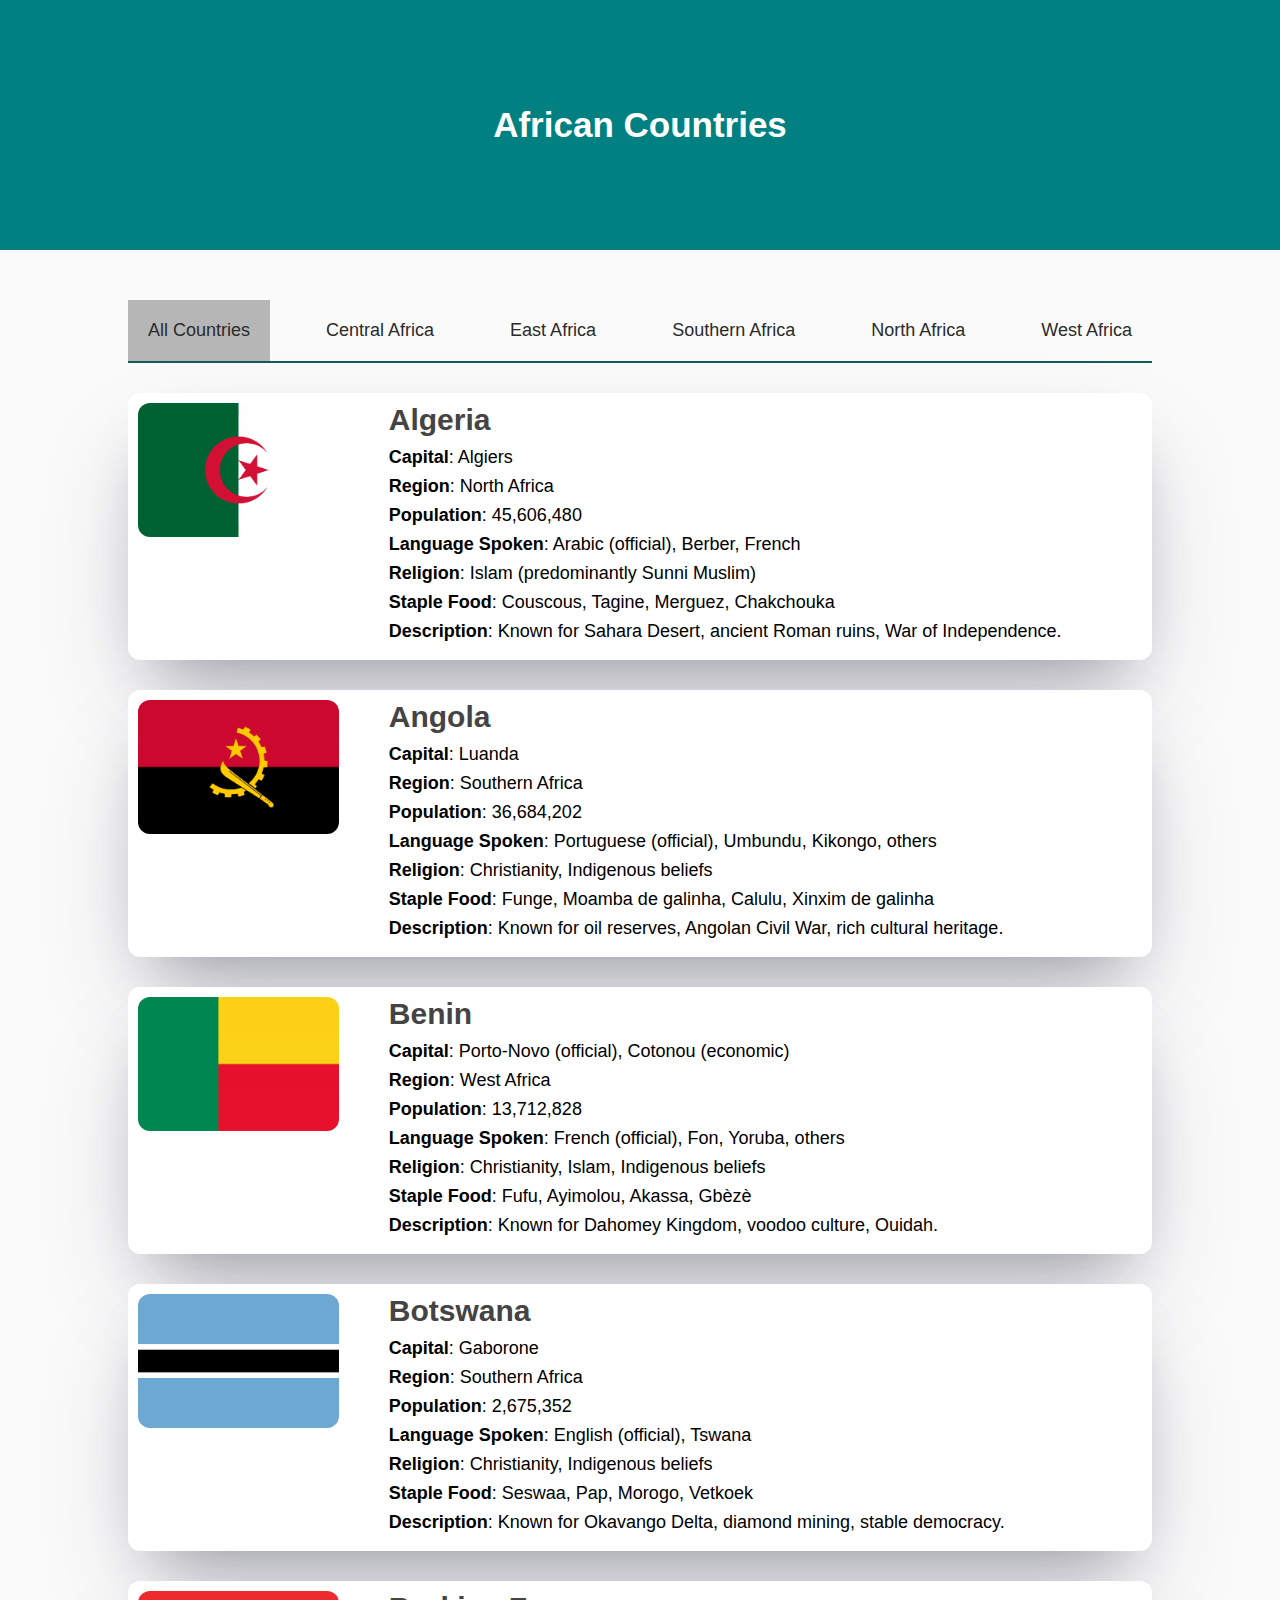
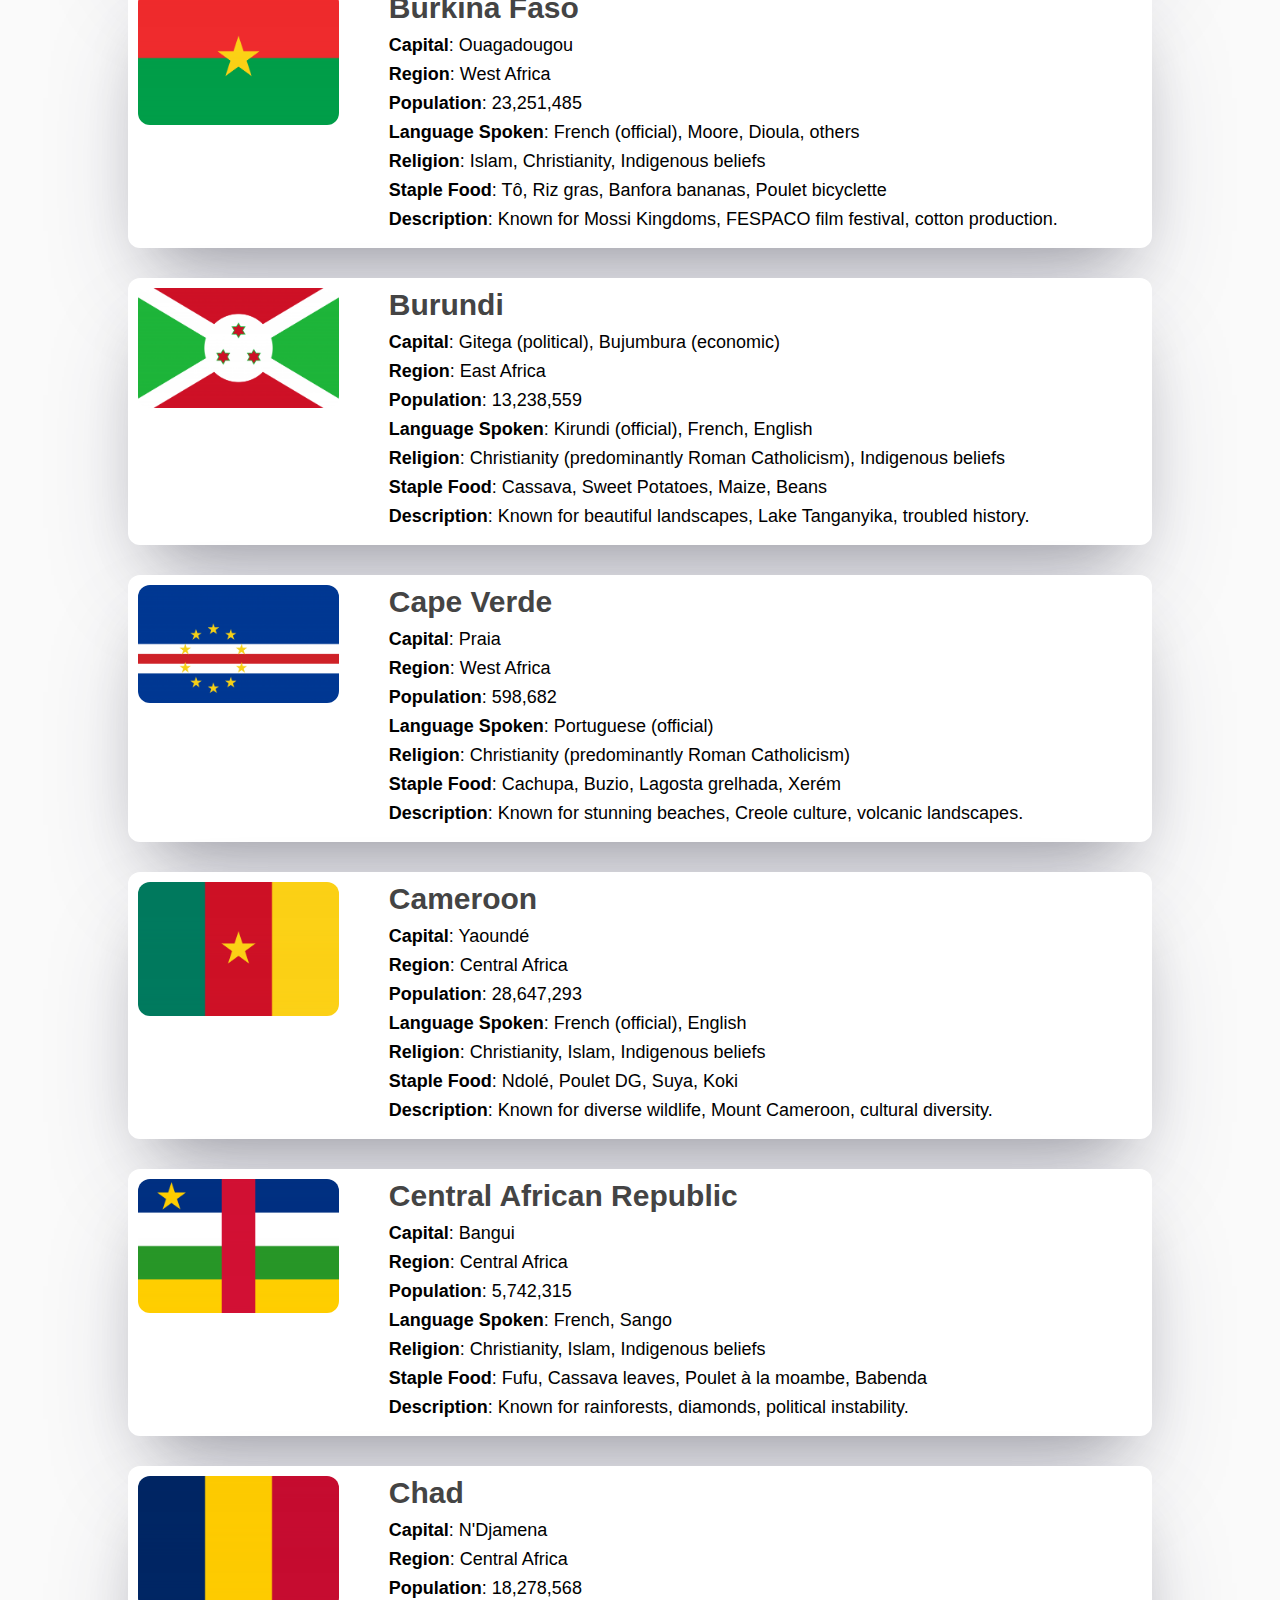
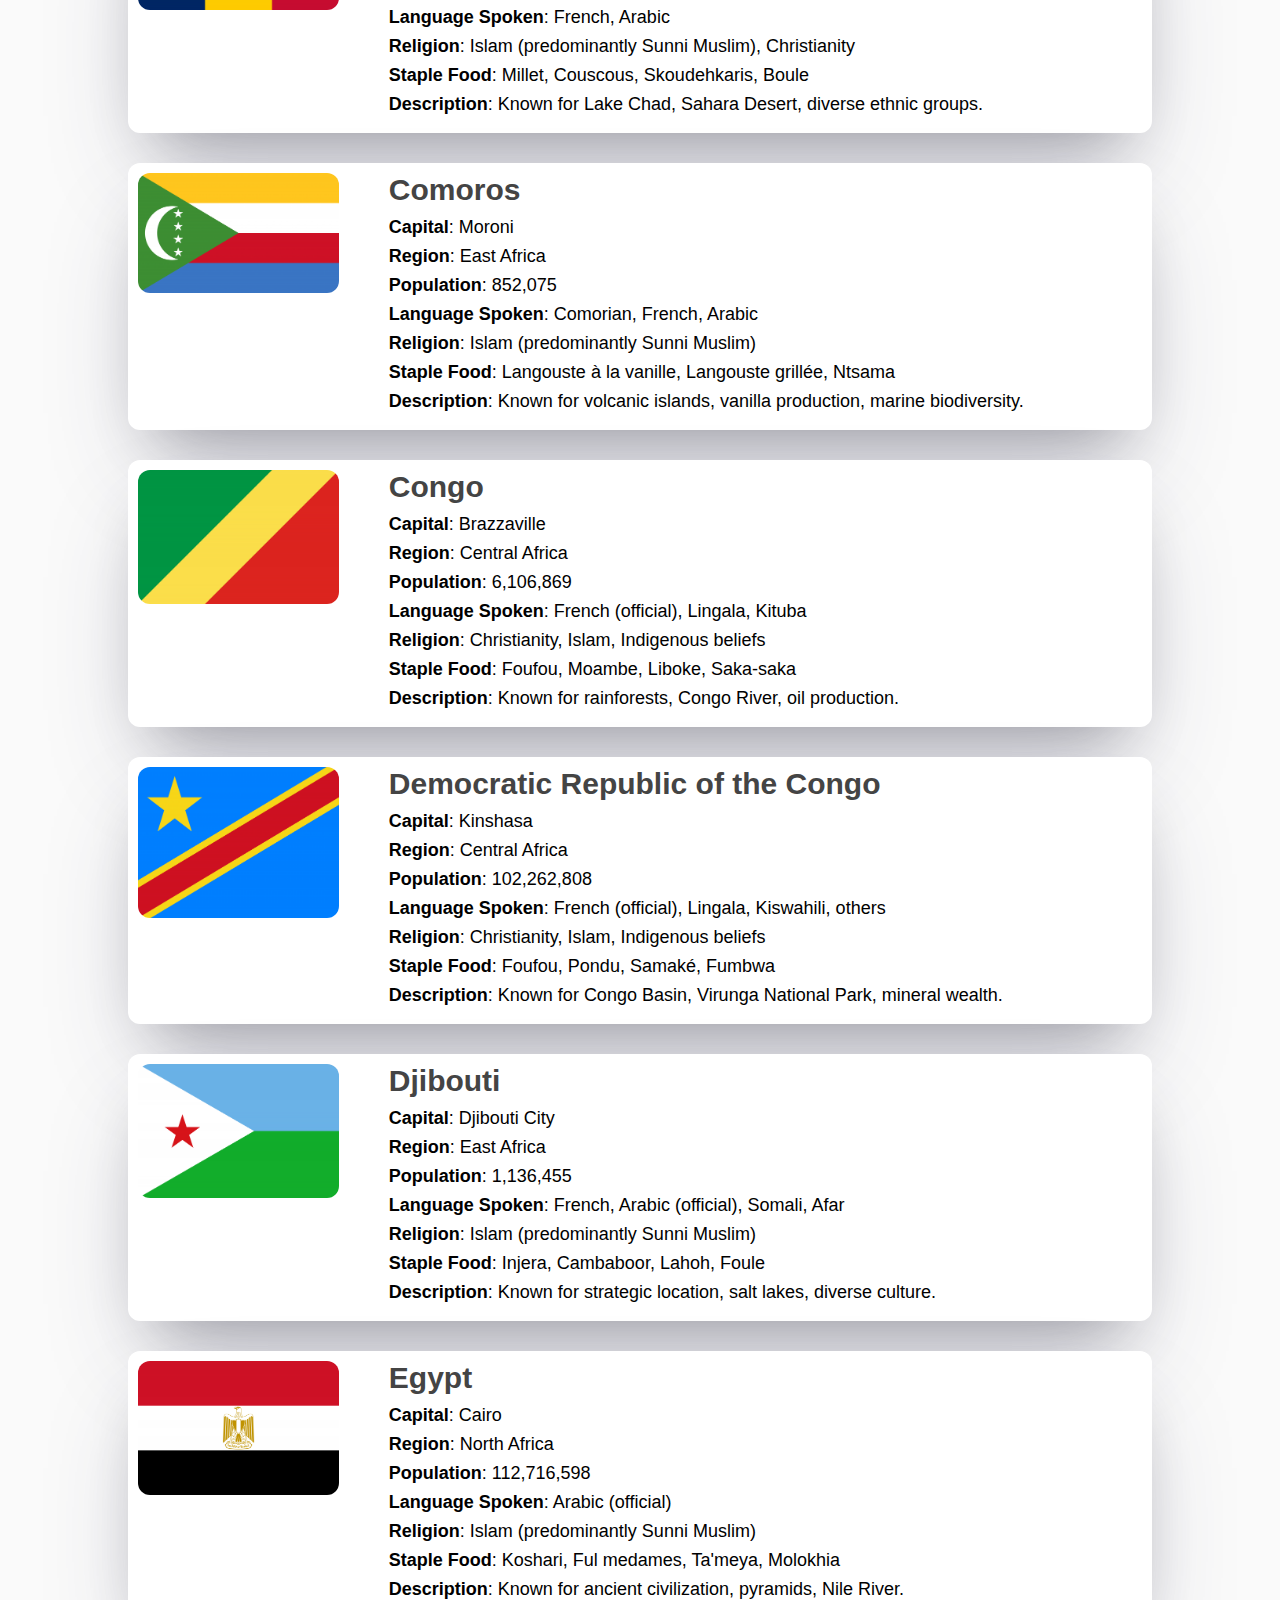
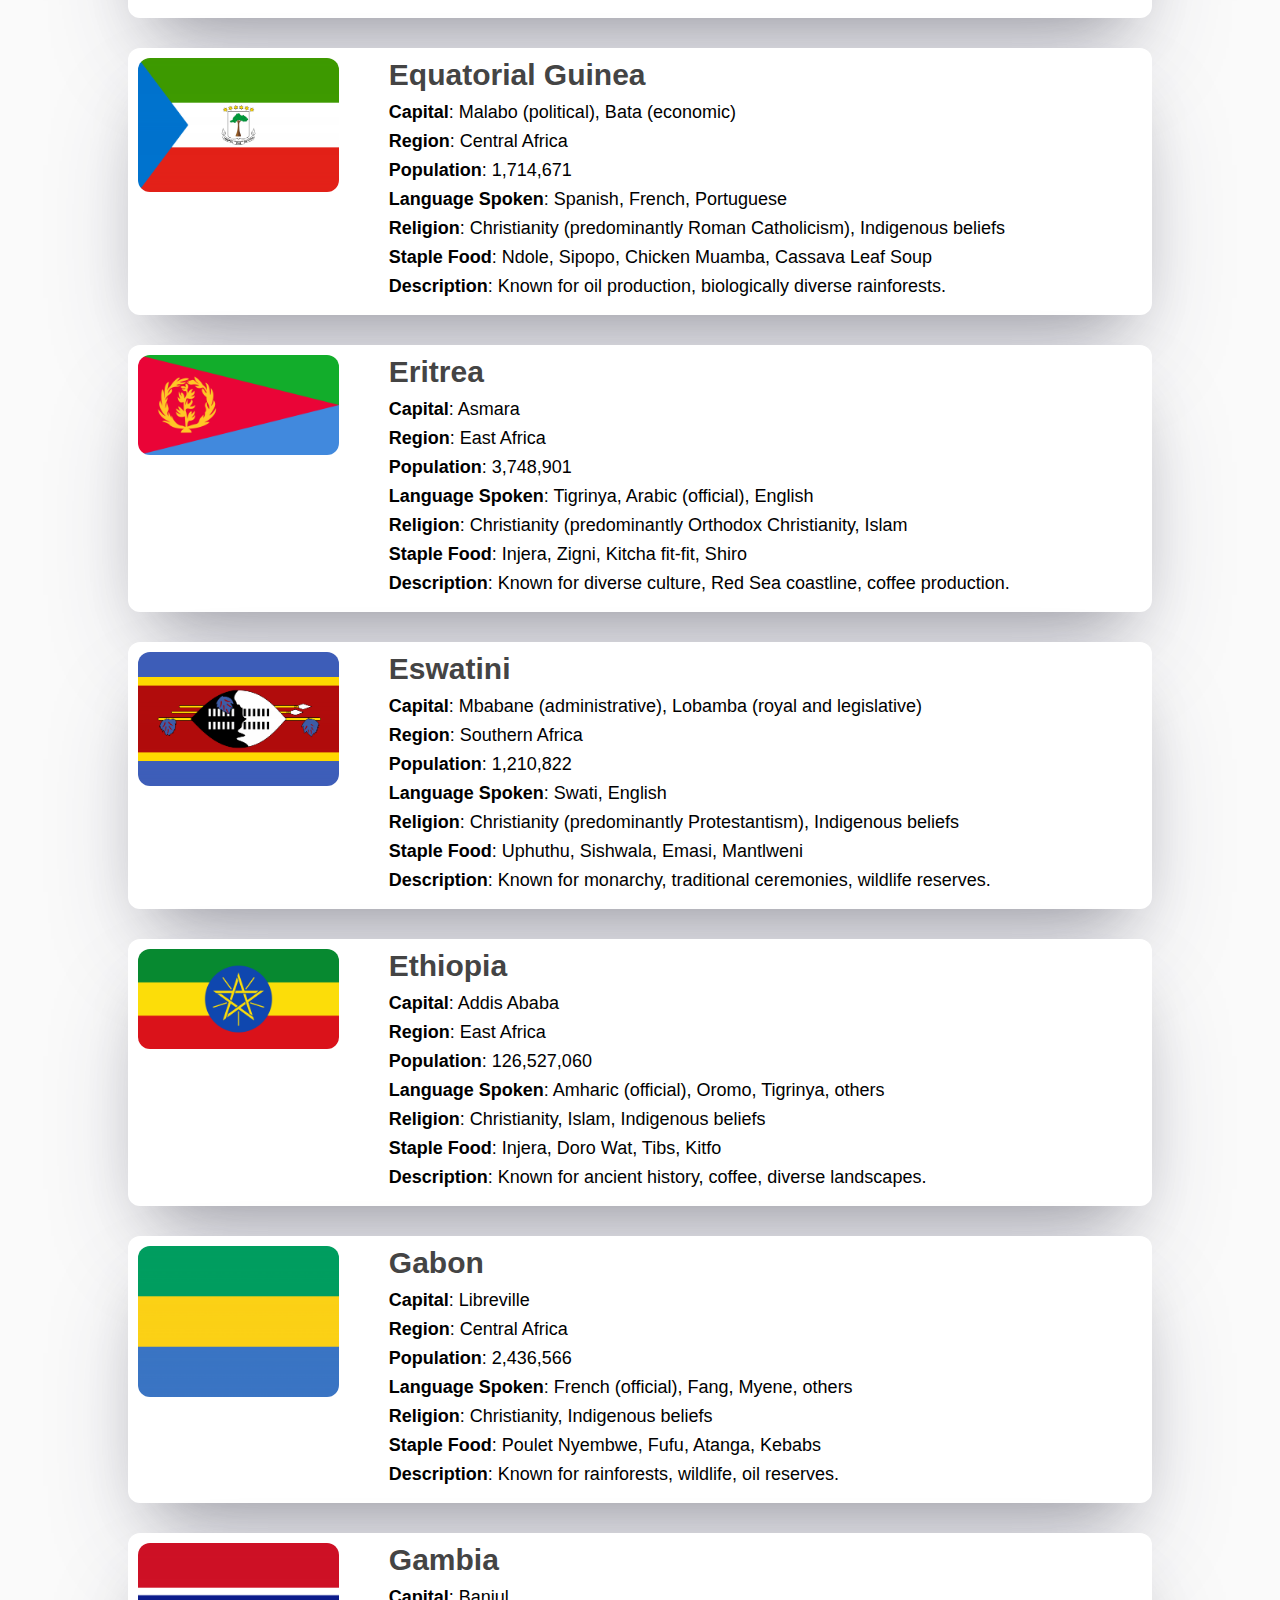
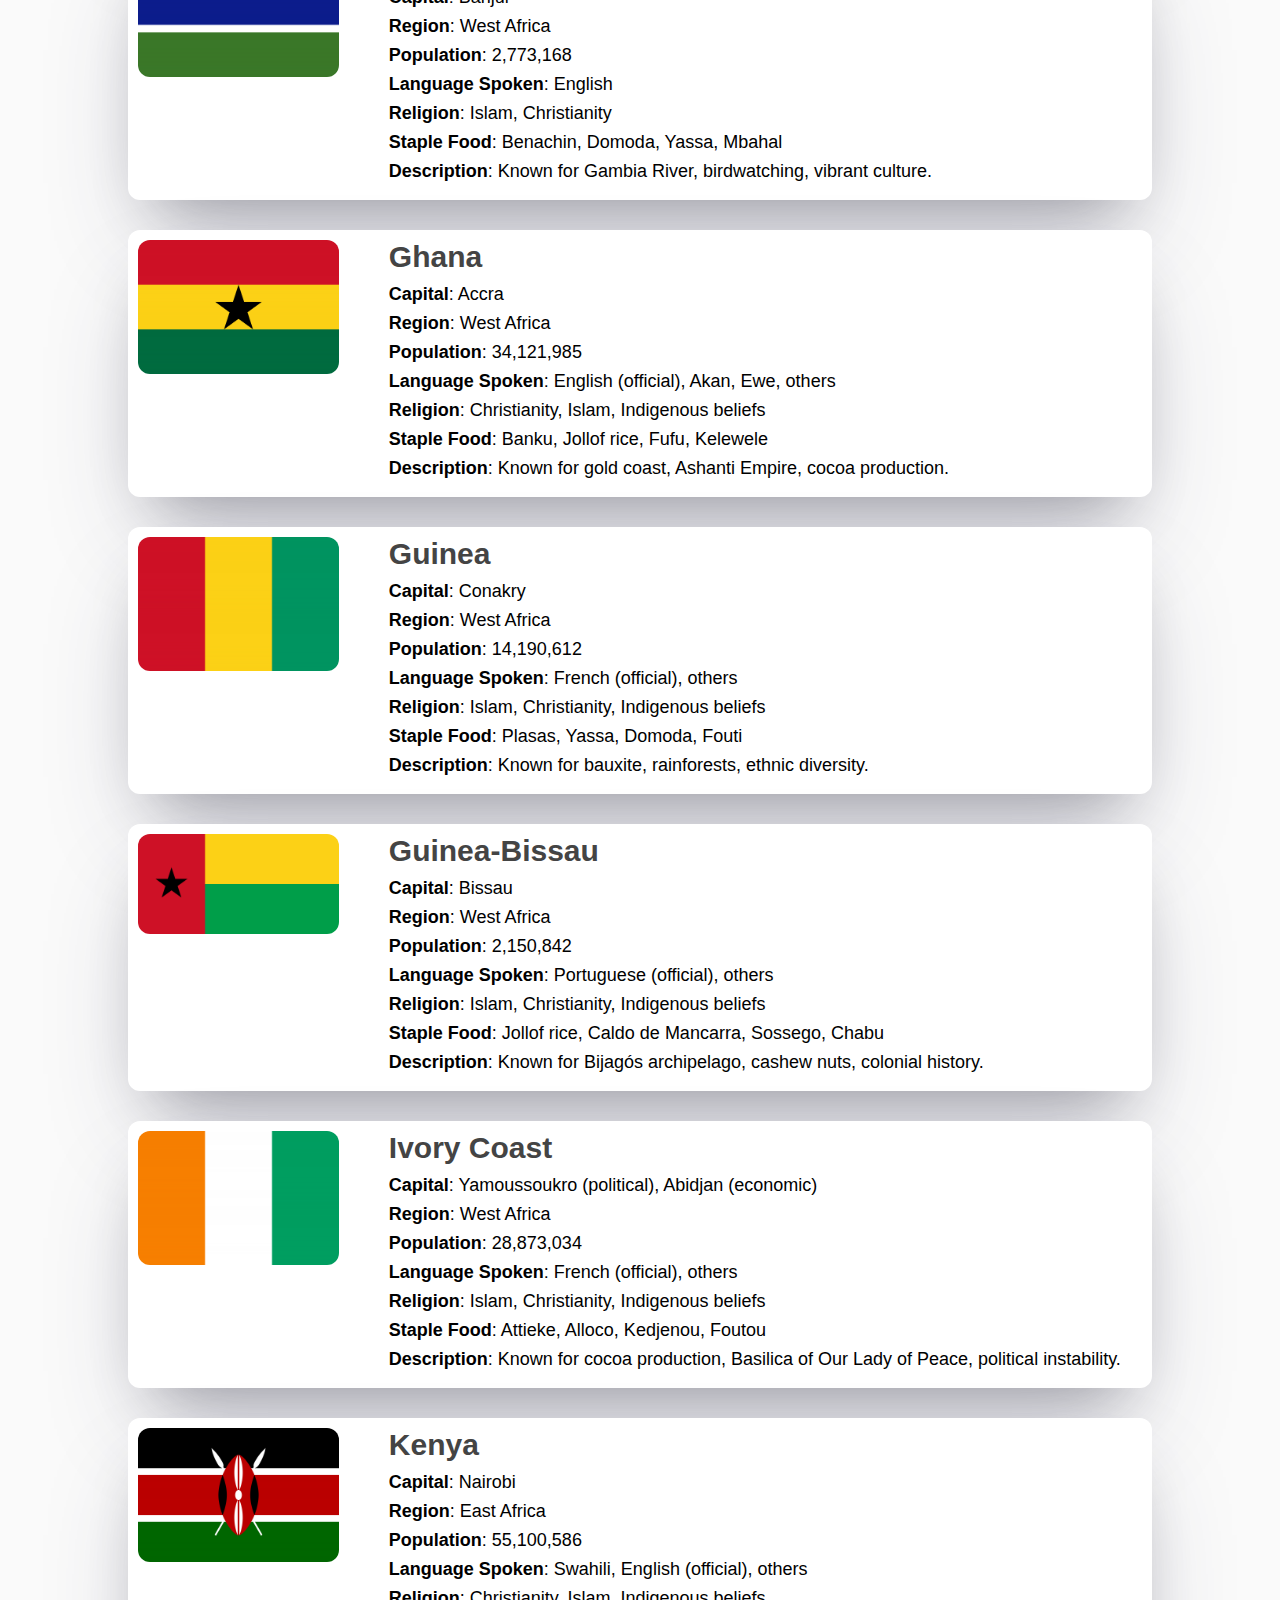
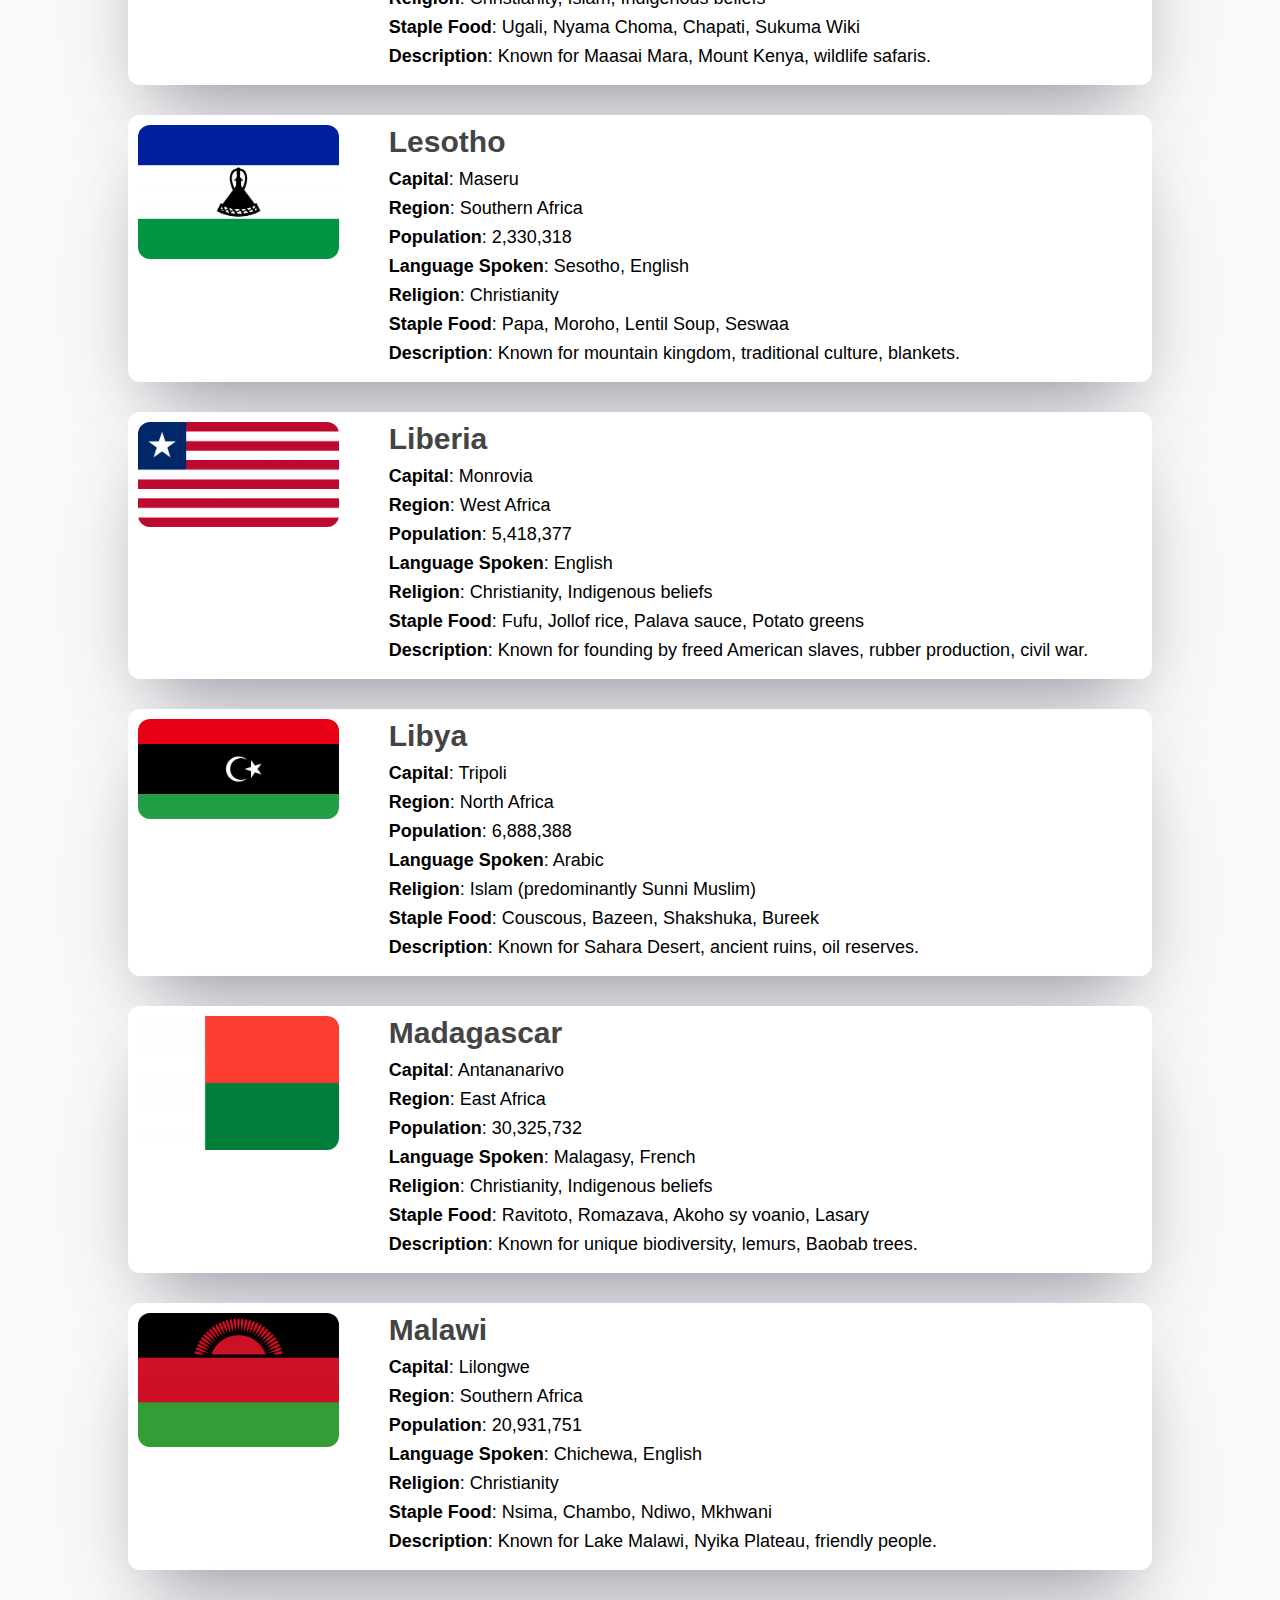
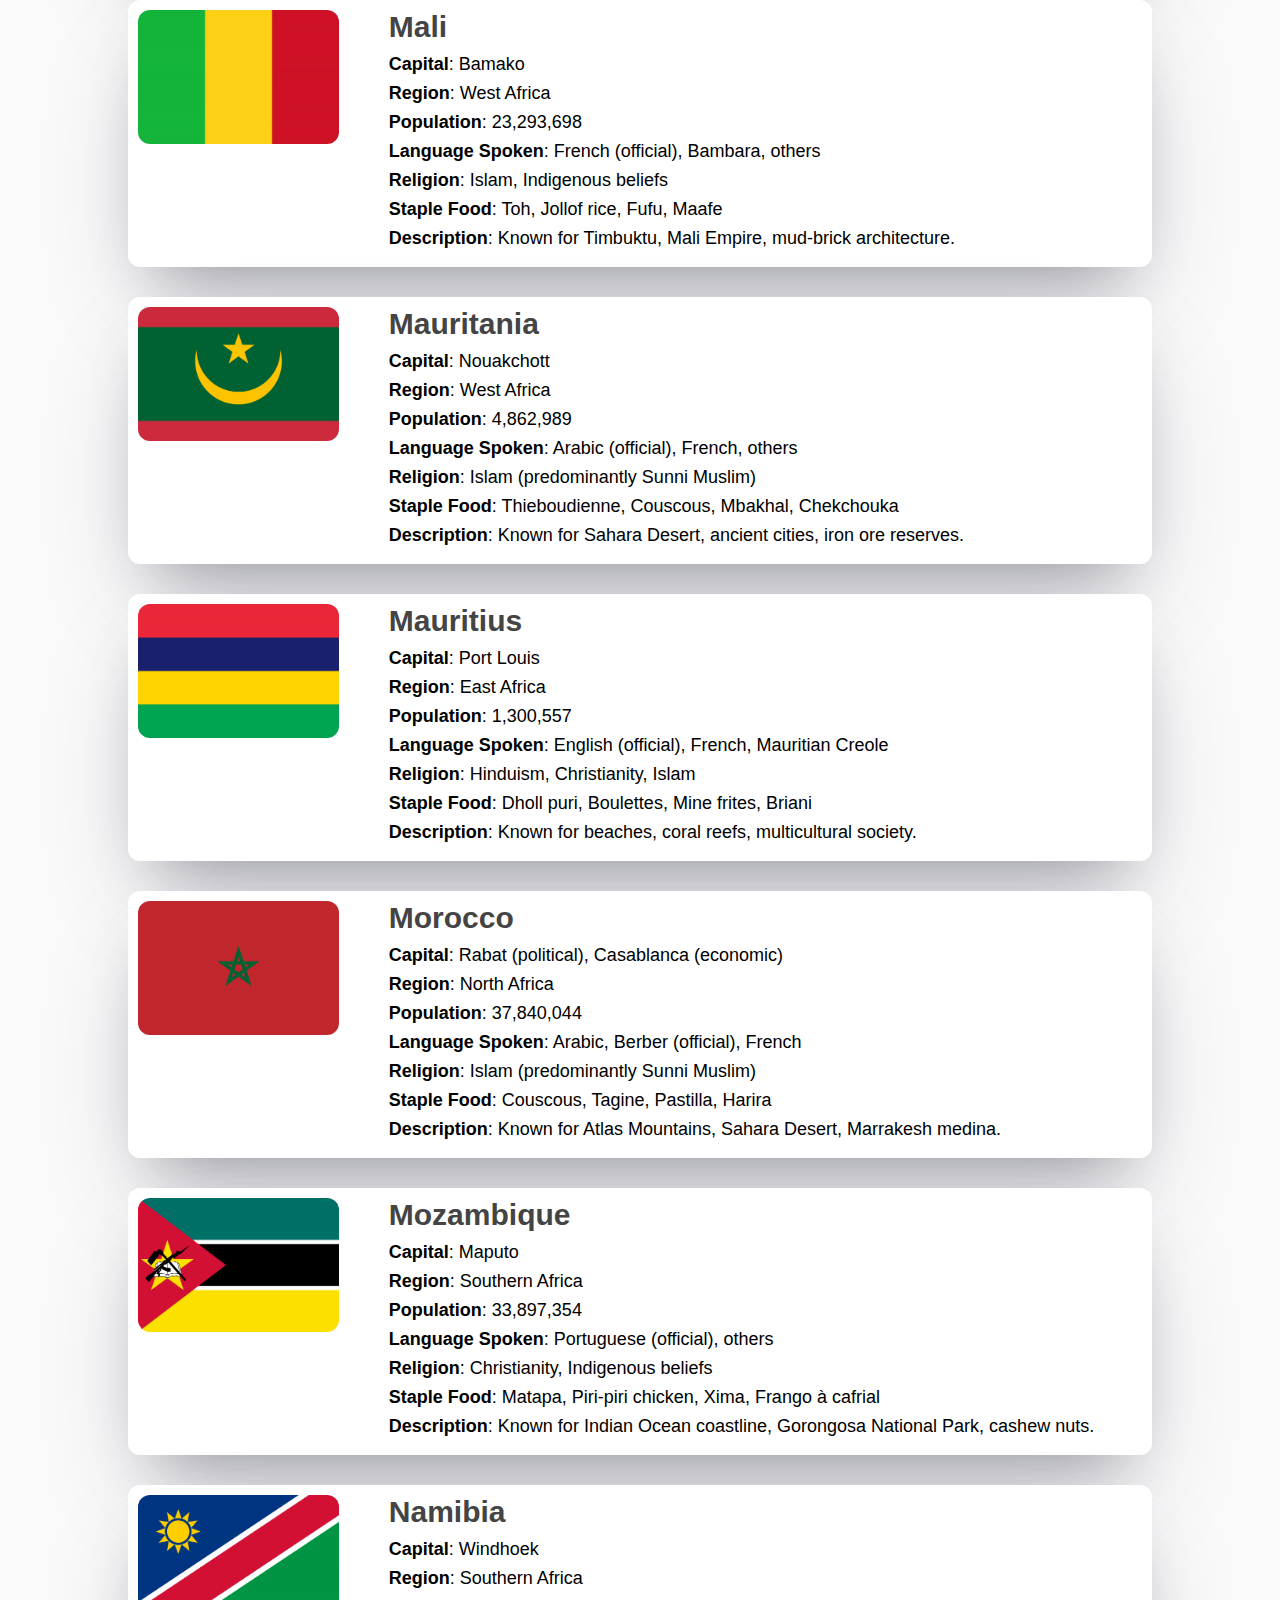
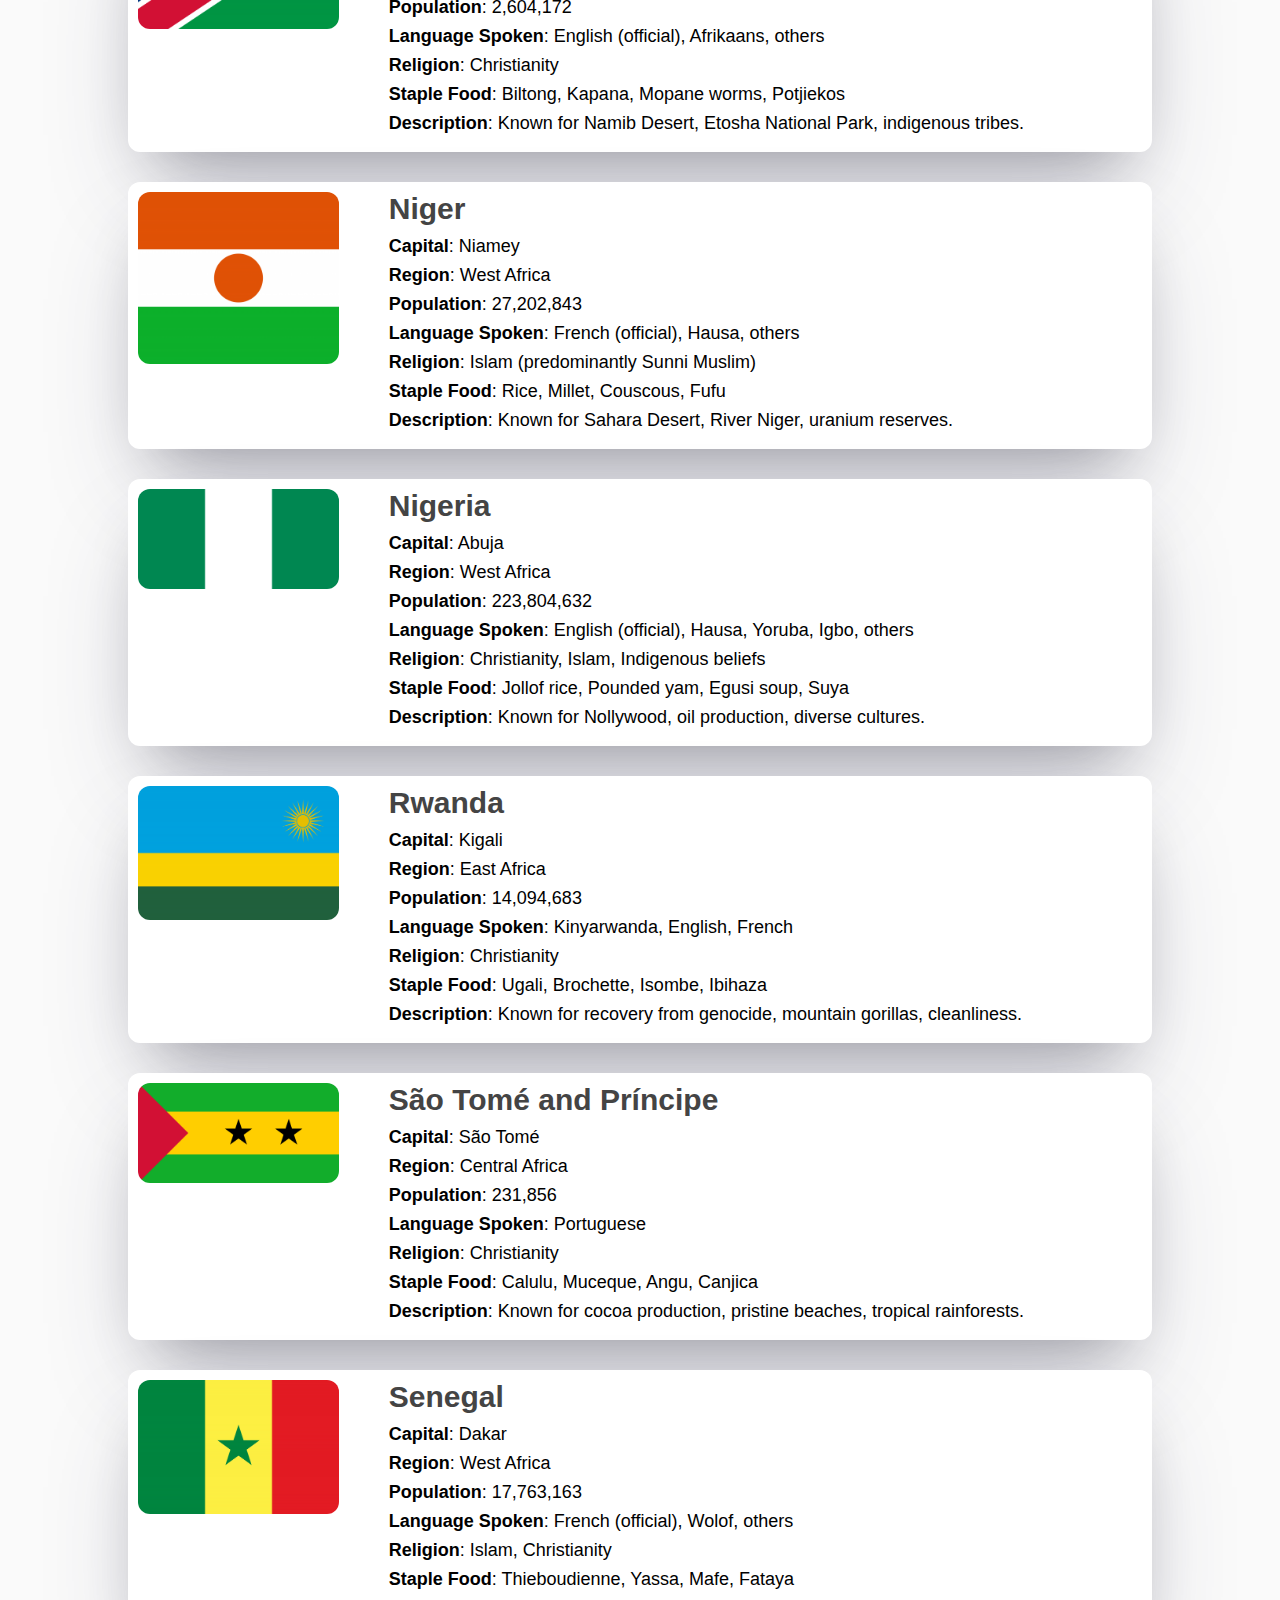
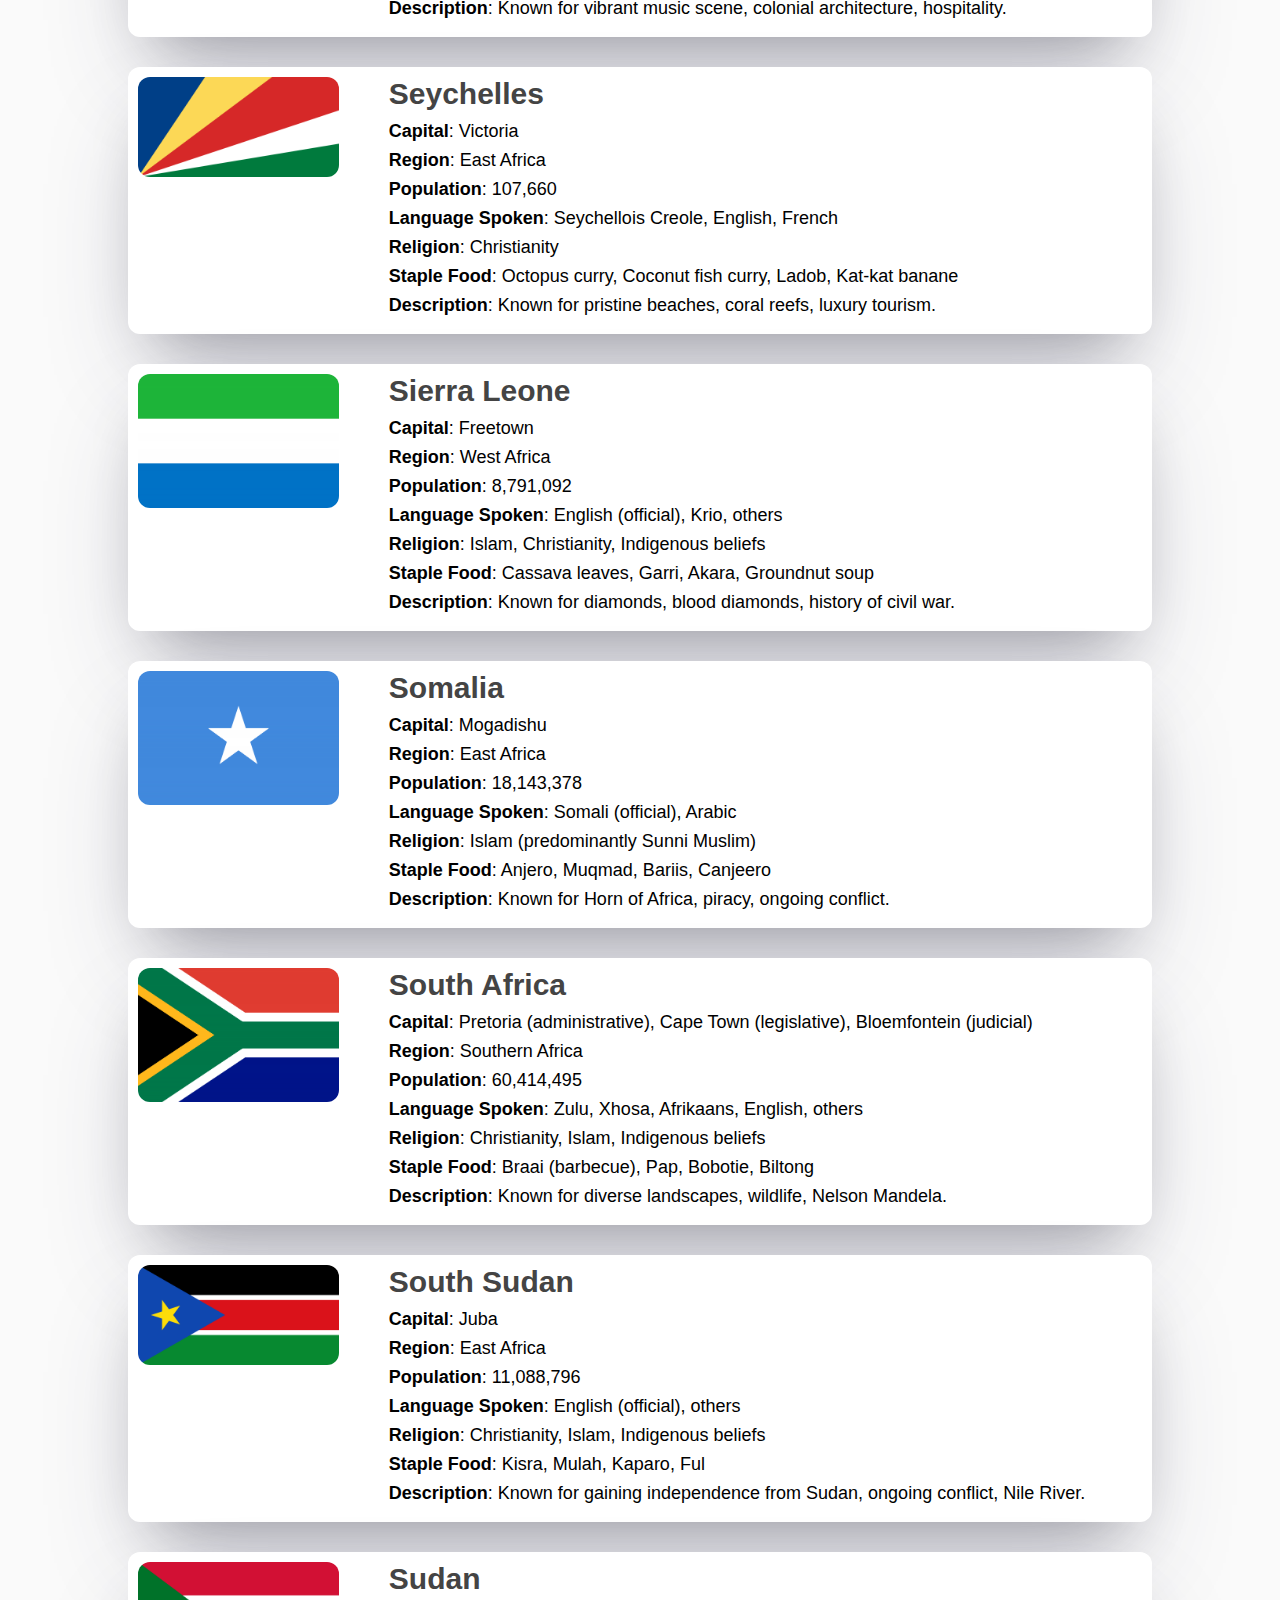
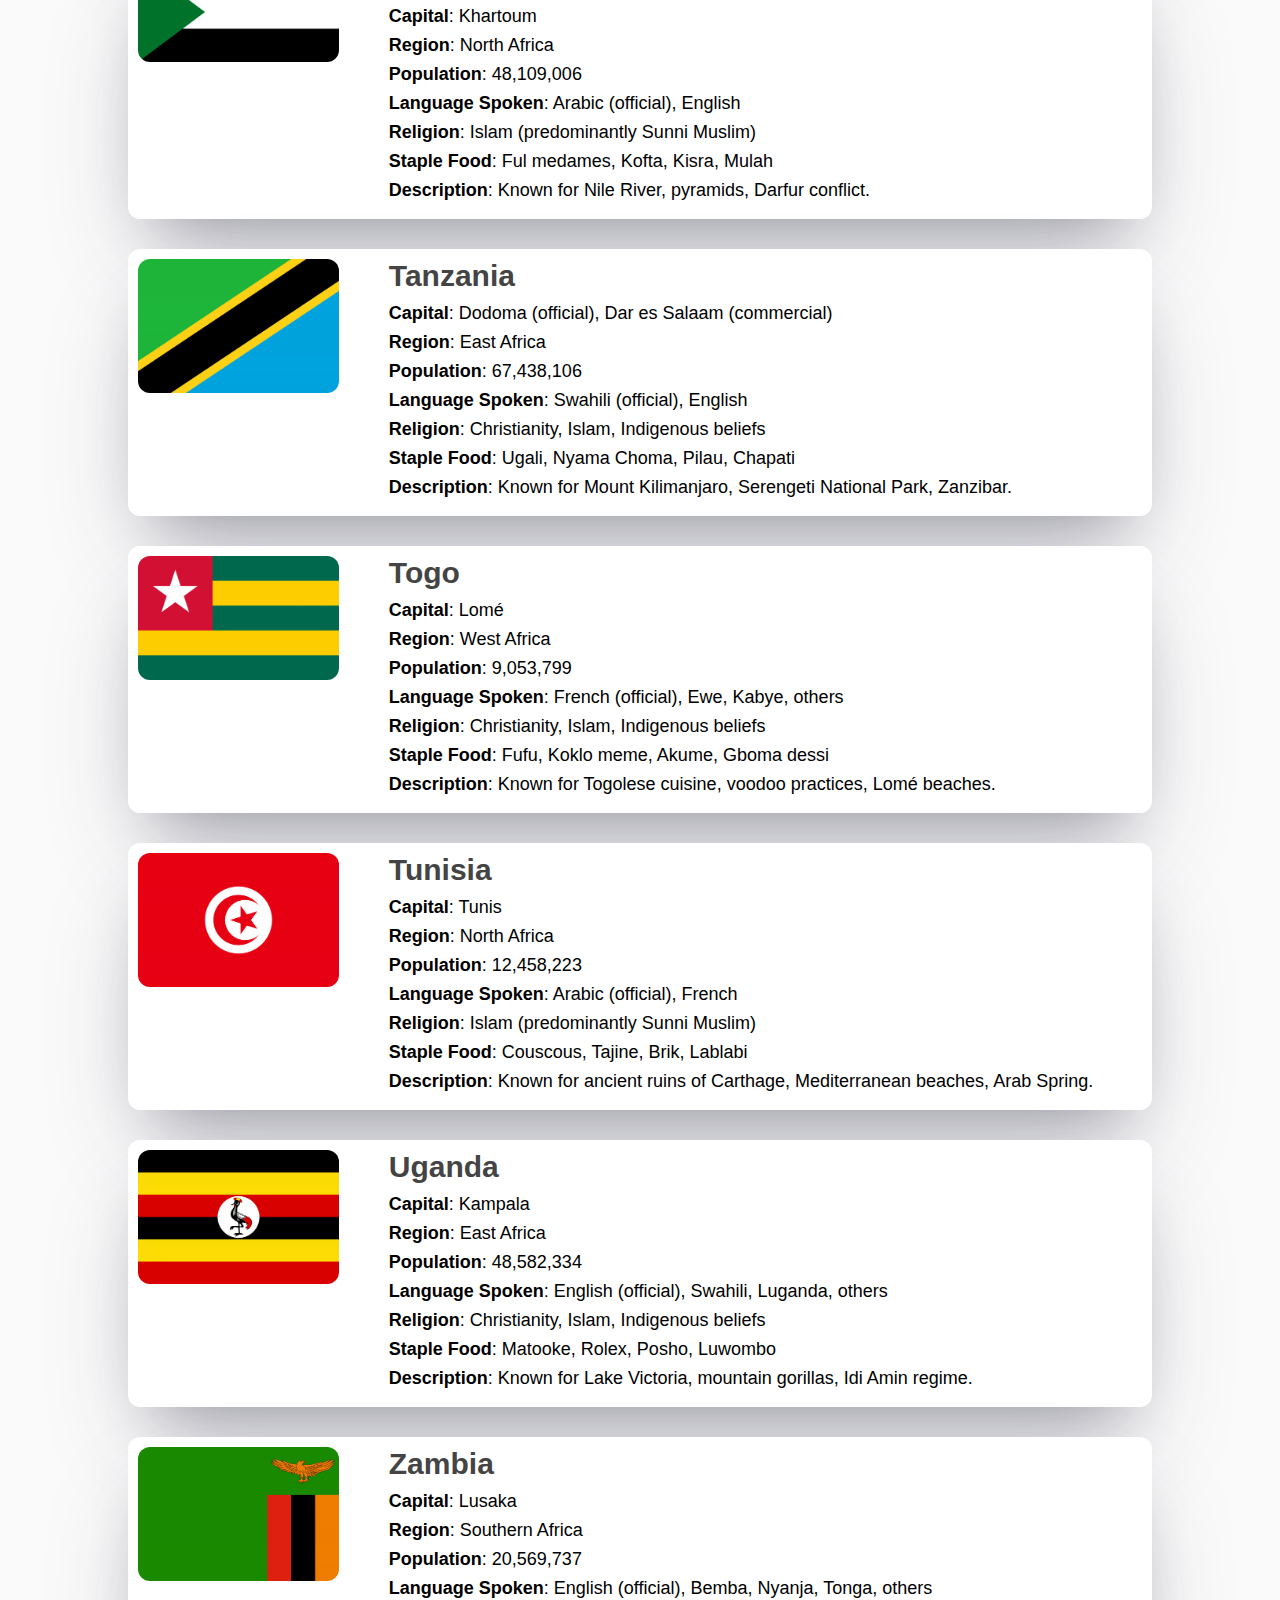
<file: index.html>
<!DOCTYPE html>
<html lang="en">
<head>
    <link rel="stylesheet" href="main.css">
    <link rel="stylesheet" href="https://cdnjs.cloudflare.com/ajax/libs/font-awesome/5.15.4/css/all.min.css"/>
    <meta charset="UTF-8">
    <meta name="viewport" content="width=device-width, initial-scale=1.0">
    <title>Countries Tab | Home</title>
</head>
<body>
    <header>
        <h1>African Countries</h1>
    </header>
    <main>
    
        <section class="tabs">
            <ul>
                <li style="background: #b6b6b6;"><a href="index.html">All Countries</a></a></li>
                <li><a href="centralAfrica.html">Central Africa</a></li>
                <li><a href="eastAfrica.html">East Africa</a></li>
                <li><a href="southernAfrica.html">Southern Africa</a></li>
                <li><a href="northAfrica.html">North Africa</a></li>
                <li><a href="westAfrica.html">West Africa</a></li>
            </ul>
        </section>

        <div class="countries-wrapper"></div>
    </main>
    <footer>
        <h2>Alpha Dumbuya</h2>
        <div class="footer-icons">
           <!-- Facebook -->
   <a href="https://www.facebook.com/dumbuya.alpha.336"> <i class="fab fa-facebook"></i></a>

    <!-- Twitter -->
    <a href="https://mobile.twitter.com/AlphaDumbuya7"><i class="fab fa-twitter"></i></a>

    <!-- Instagram -->
   <a href="https://www.instagram.com/dumbuya.alpha.336/#"> <i class="fab fa-instagram"></i></a>

    <!-- LinkedIn -->
<a href="https://www.linkedin.com/in/dumbuya-alpha-622817197">    <i class="fab fa-linkedin"></i></a>

    <!-- GitHub -->
   <a href="https://github.com/AlphaDumbuya"> <i class="fab fa-github"></i></a>
        </div>
        <p>&copy; 2024 Alpha Dumbuya. All rights reserved.</p>
        <p>Designed by <a href="https://alpha-dumbuya.vercel.app/">Alpha dumbuya</a></p>
    </footer>
    <script src="./JS/index.js"></script>
</body>
</html>
</file>
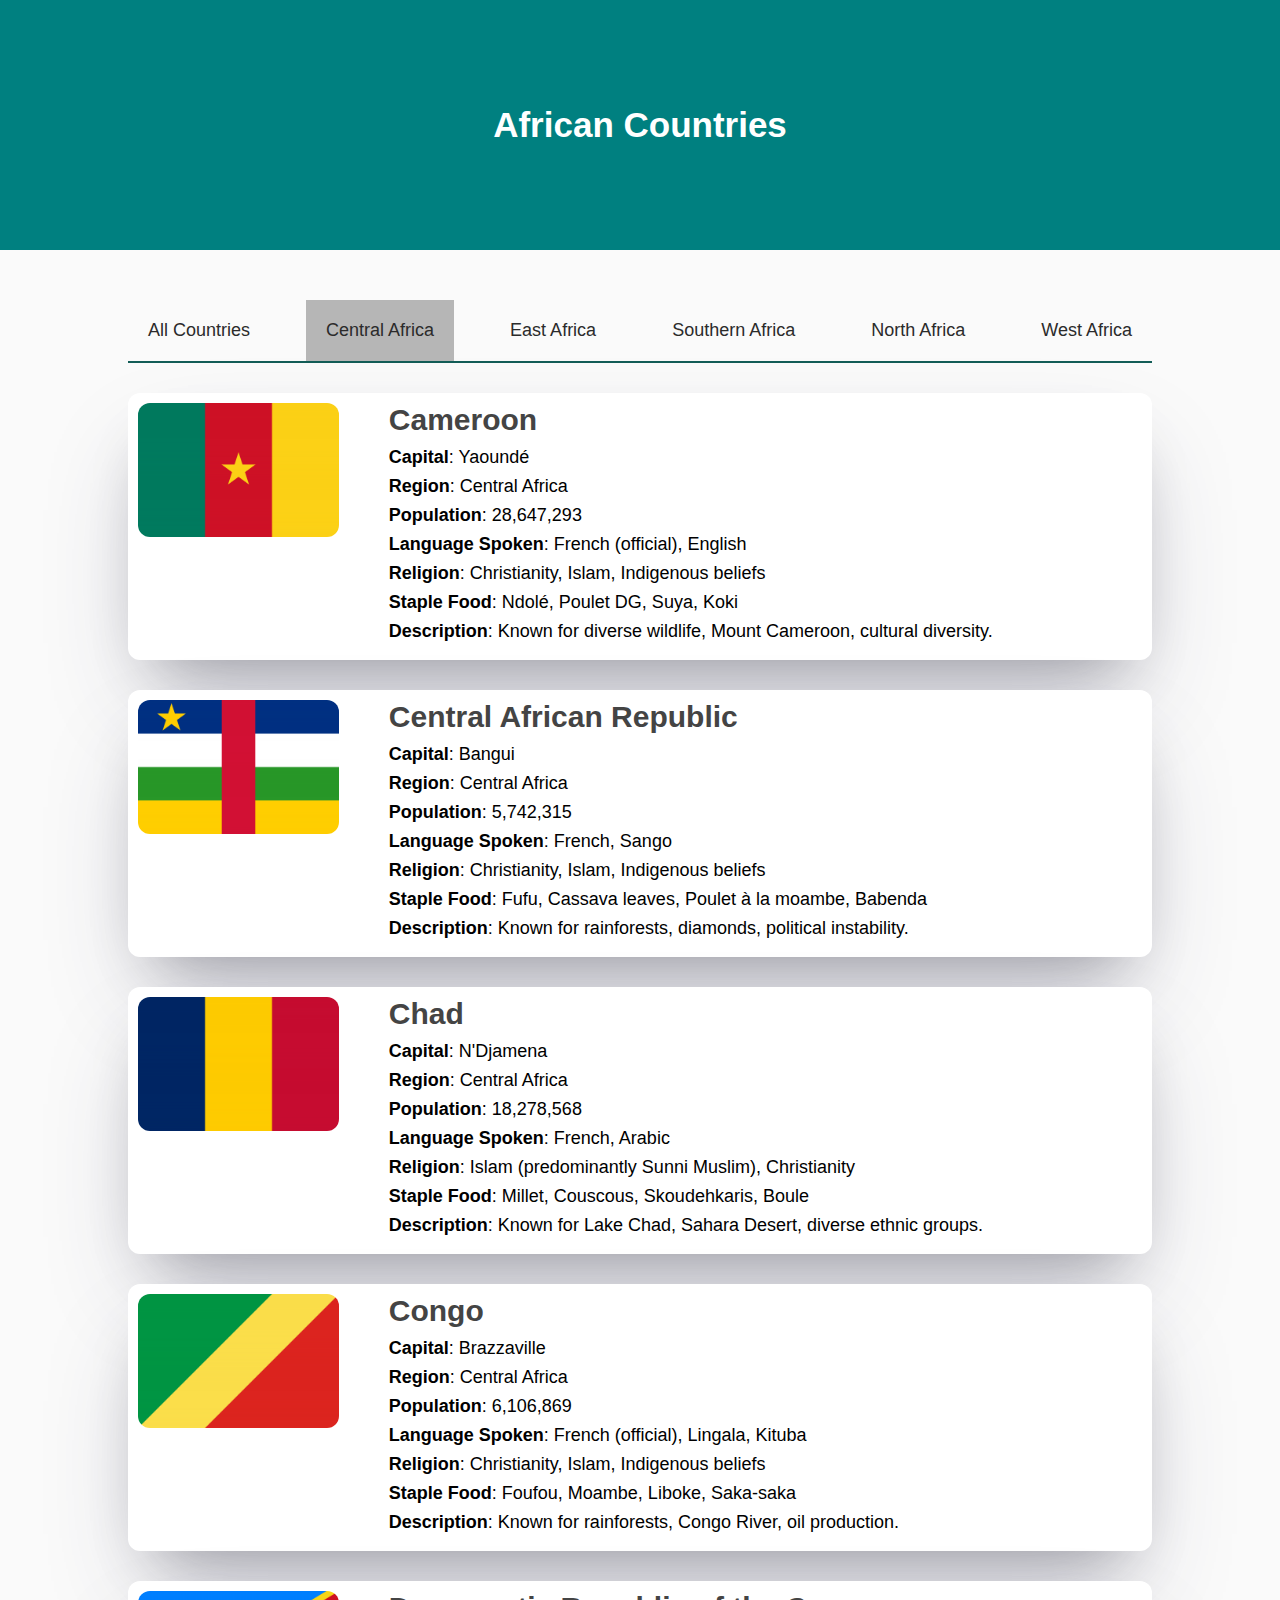
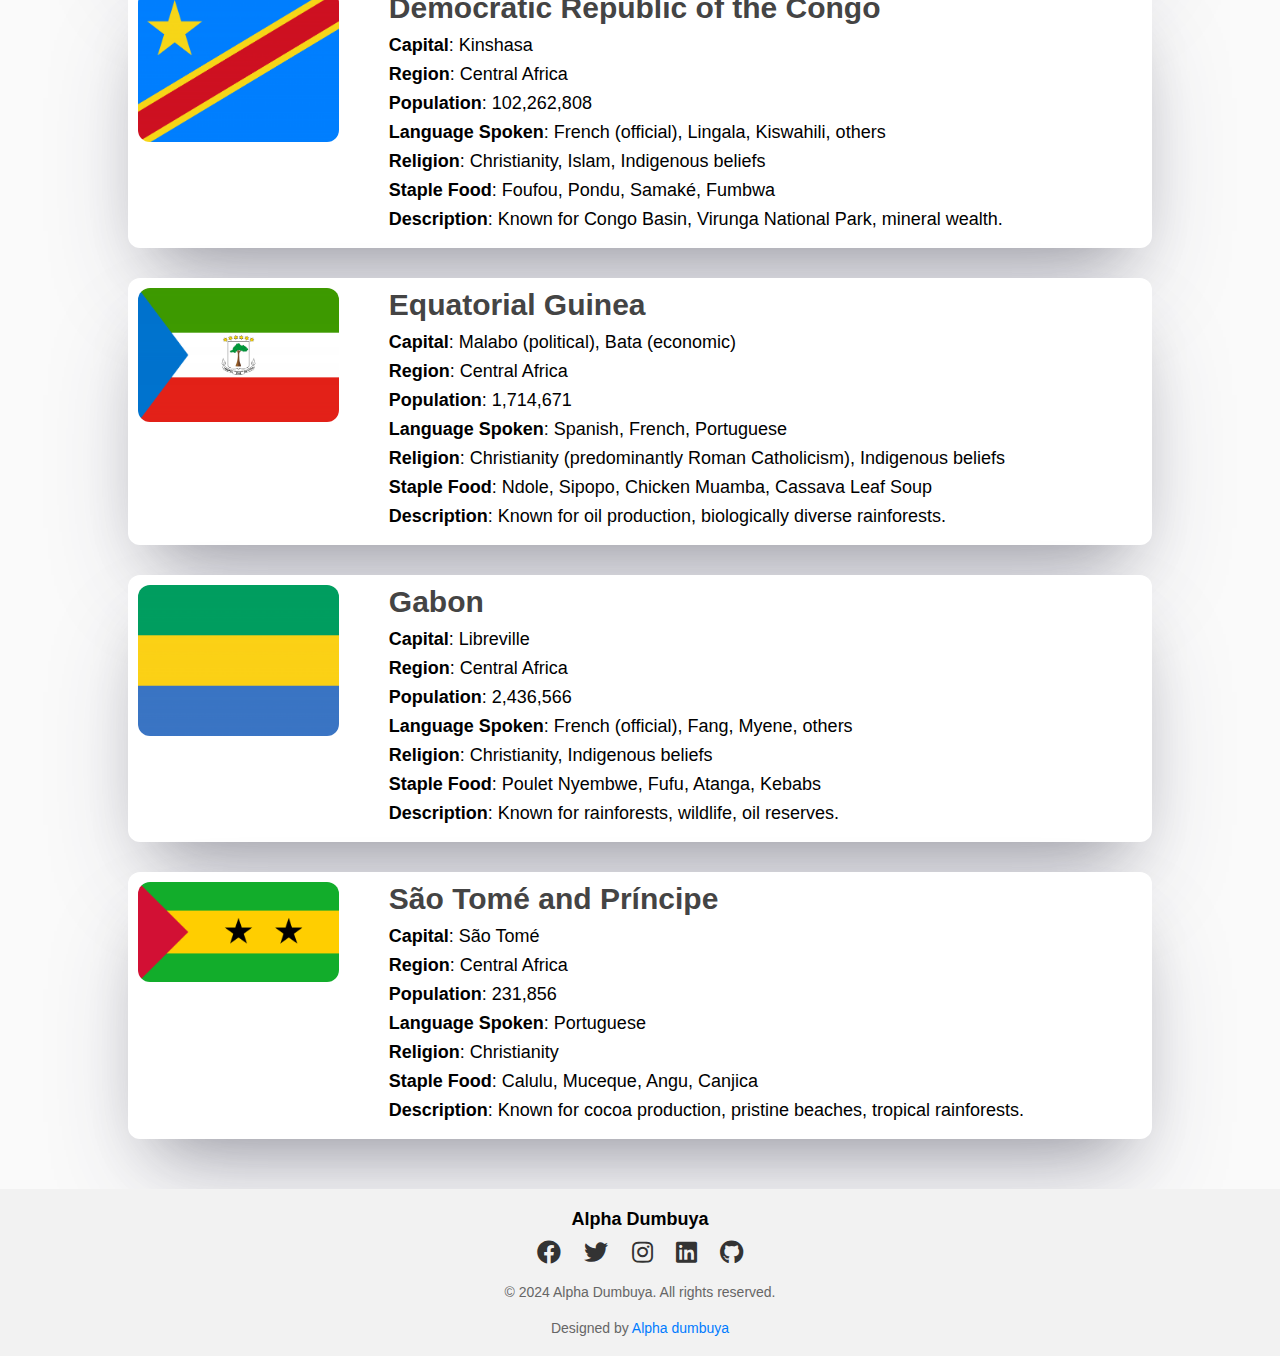
<file: centralAfrica.html>
<!DOCTYPE html>
<html lang="en">
<head>
    <link rel="stylesheet" href="main.css">
    <link rel="stylesheet" href="https://cdnjs.cloudflare.com/ajax/libs/font-awesome/5.15.4/css/all.min.css"/>
    <meta charset="UTF-8">
    <meta name="viewport" content="width=device-width, initial-scale=1.0">
    <title>Countries Tab | Central Africa</title>
</head>
<body>
    <header>
        <h1>African Countries</h1>
    </header>
    <main>
    
        <section class="tabs">
            <ul>
                <li><a href="index.html">All Countries</a></a></li>
                <li style="background: #b6b6b6;"><a href="centralAfrica.html">Central Africa</a></li>
                <li><a href="eastAfrica.html">East Africa</a></li>
                <li><a href="southernAfrica.html">Southern Africa</a></li>
                <li  ><a href="northAfrica.html">North Africa</a></li>
                <li><a href="westAfrica.html">West Africa</a></li>
            </ul>
        </section>

        <div class="countries-wrapper"></div>
    </main>
    <footer>
        <h2>Alpha Dumbuya</h2>
        <div class="footer-icons">
           <!-- Facebook -->
   <a href="https://www.facebook.com/dumbuya.alpha.336"> <i class="fab fa-facebook"></i></a>

    <!-- Twitter -->
    <a href="https://mobile.twitter.com/AlphaDumbuya7"><i class="fab fa-twitter"></i></a>

    <!-- Instagram -->
   <a href="https://www.instagram.com/dumbuya.alpha.336/#"> <i class="fab fa-instagram"></i></a>

    <!-- LinkedIn -->
<a href="https://www.linkedin.com/in/dumbuya-alpha-622817197">    <i class="fab fa-linkedin"></i></a>

    <!-- GitHub -->
   <a href="https://github.com/AlphaDumbuya"> <i class="fab fa-github"></i></a>
        </div>
        <p>&copy; 2024 Alpha Dumbuya. All rights reserved.</p>
        <p>Designed by <a href="https://alpha-dumbuya.vercel.app/">Alpha dumbuya</a></p>
    </footer>
    <script src="./JS/centralAfrica.js"></script>
</body>
</html>
</file>
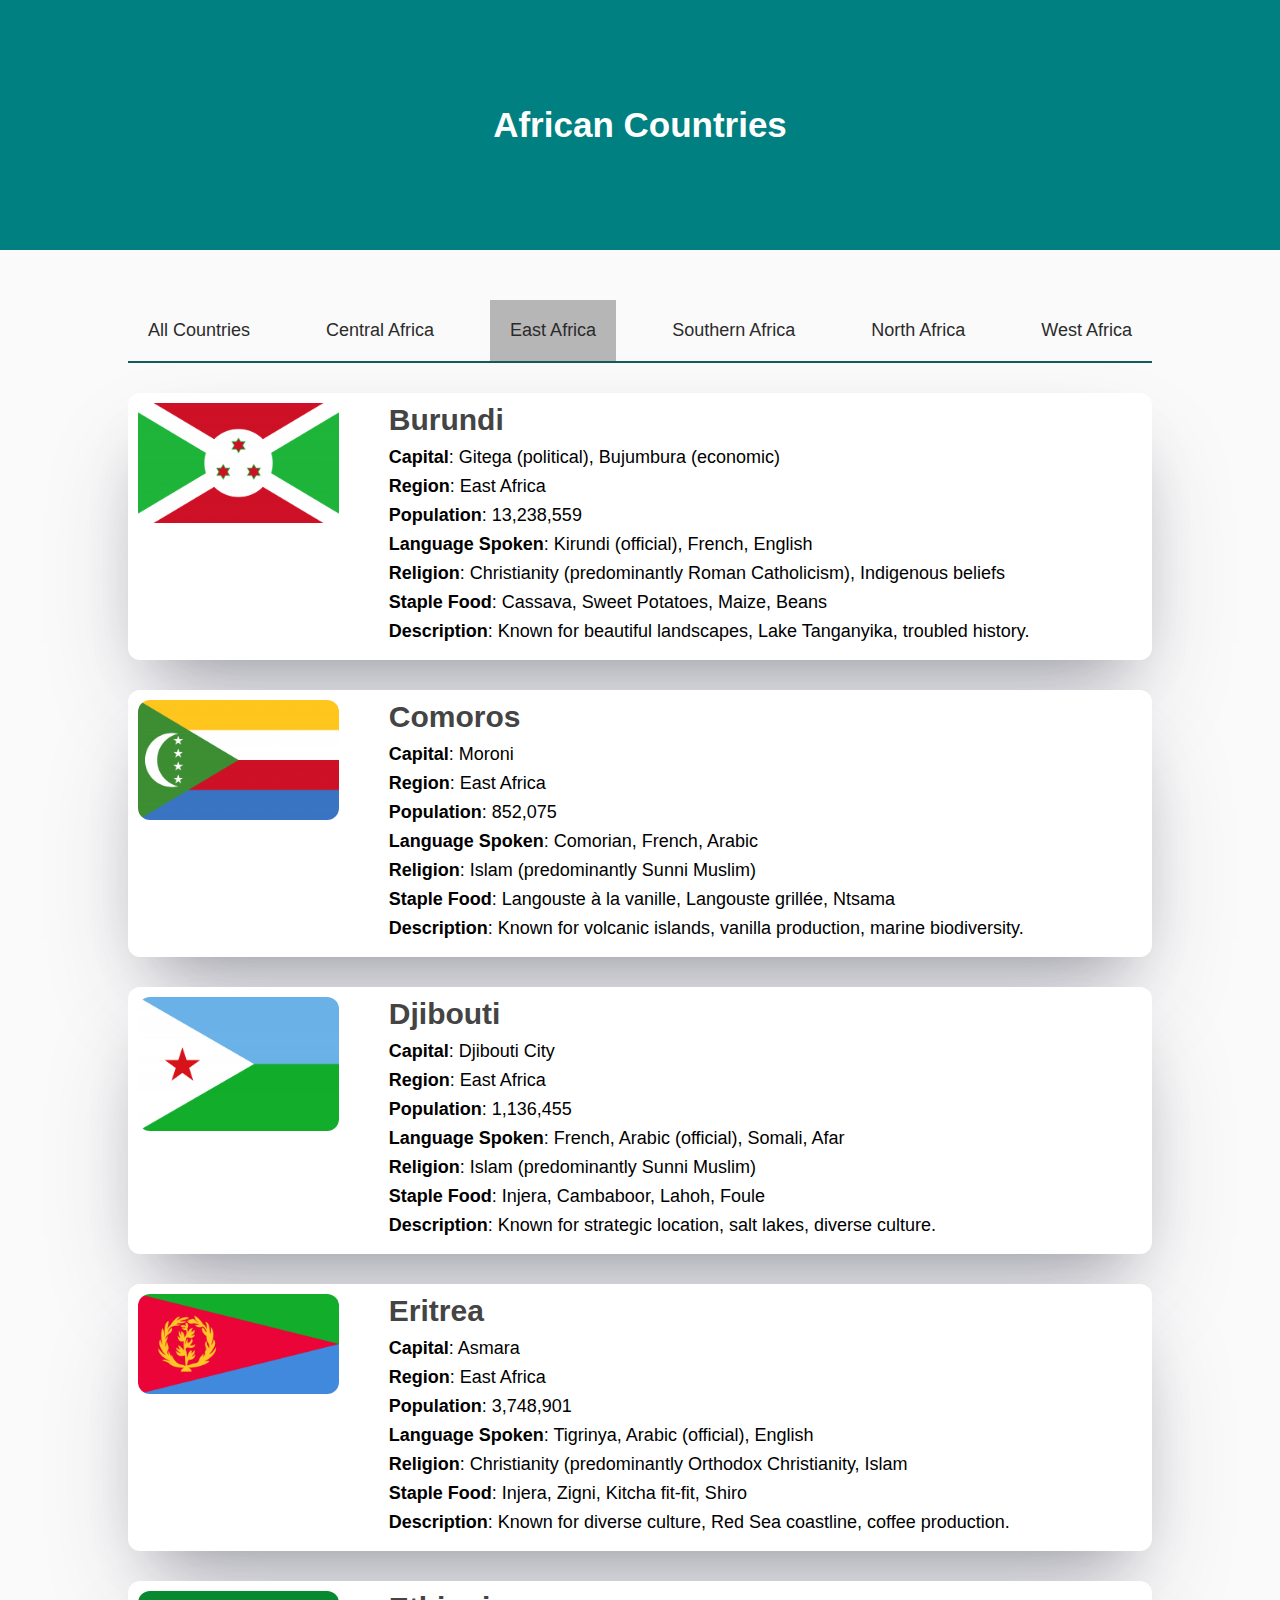
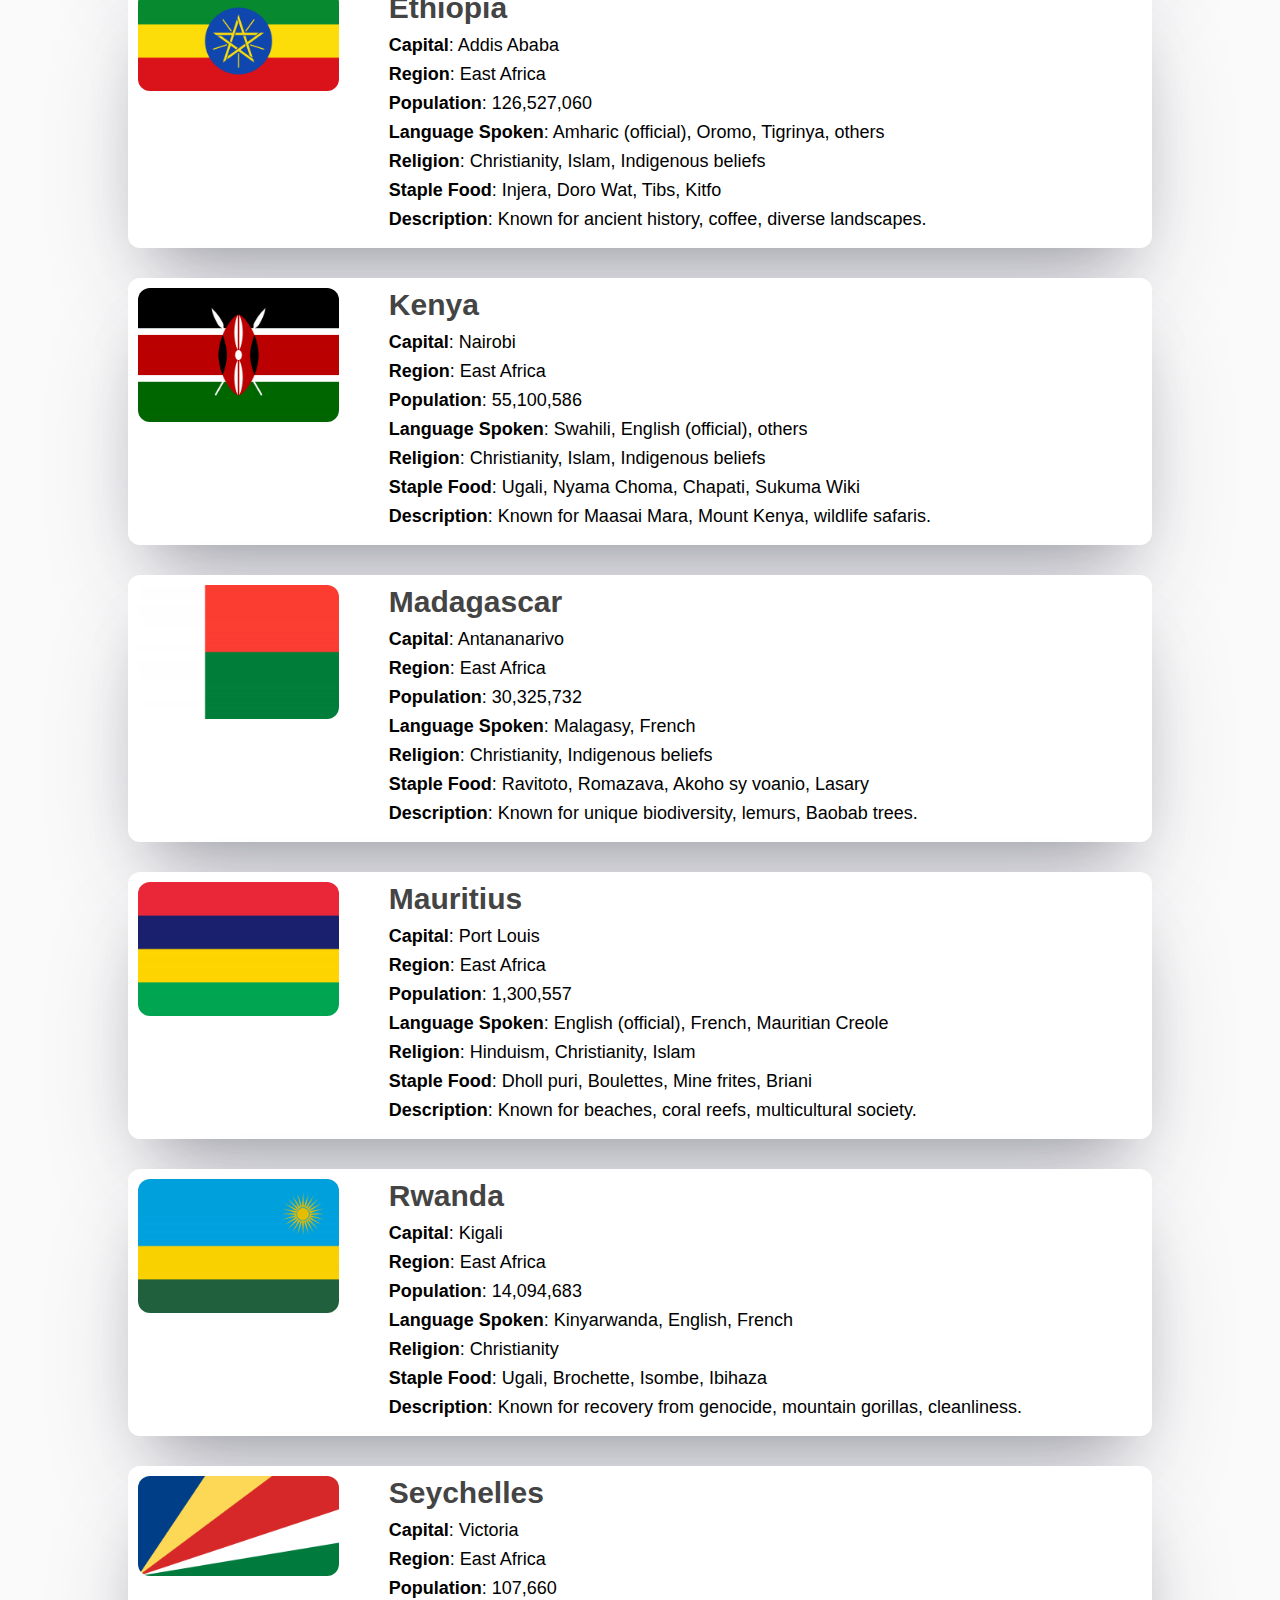
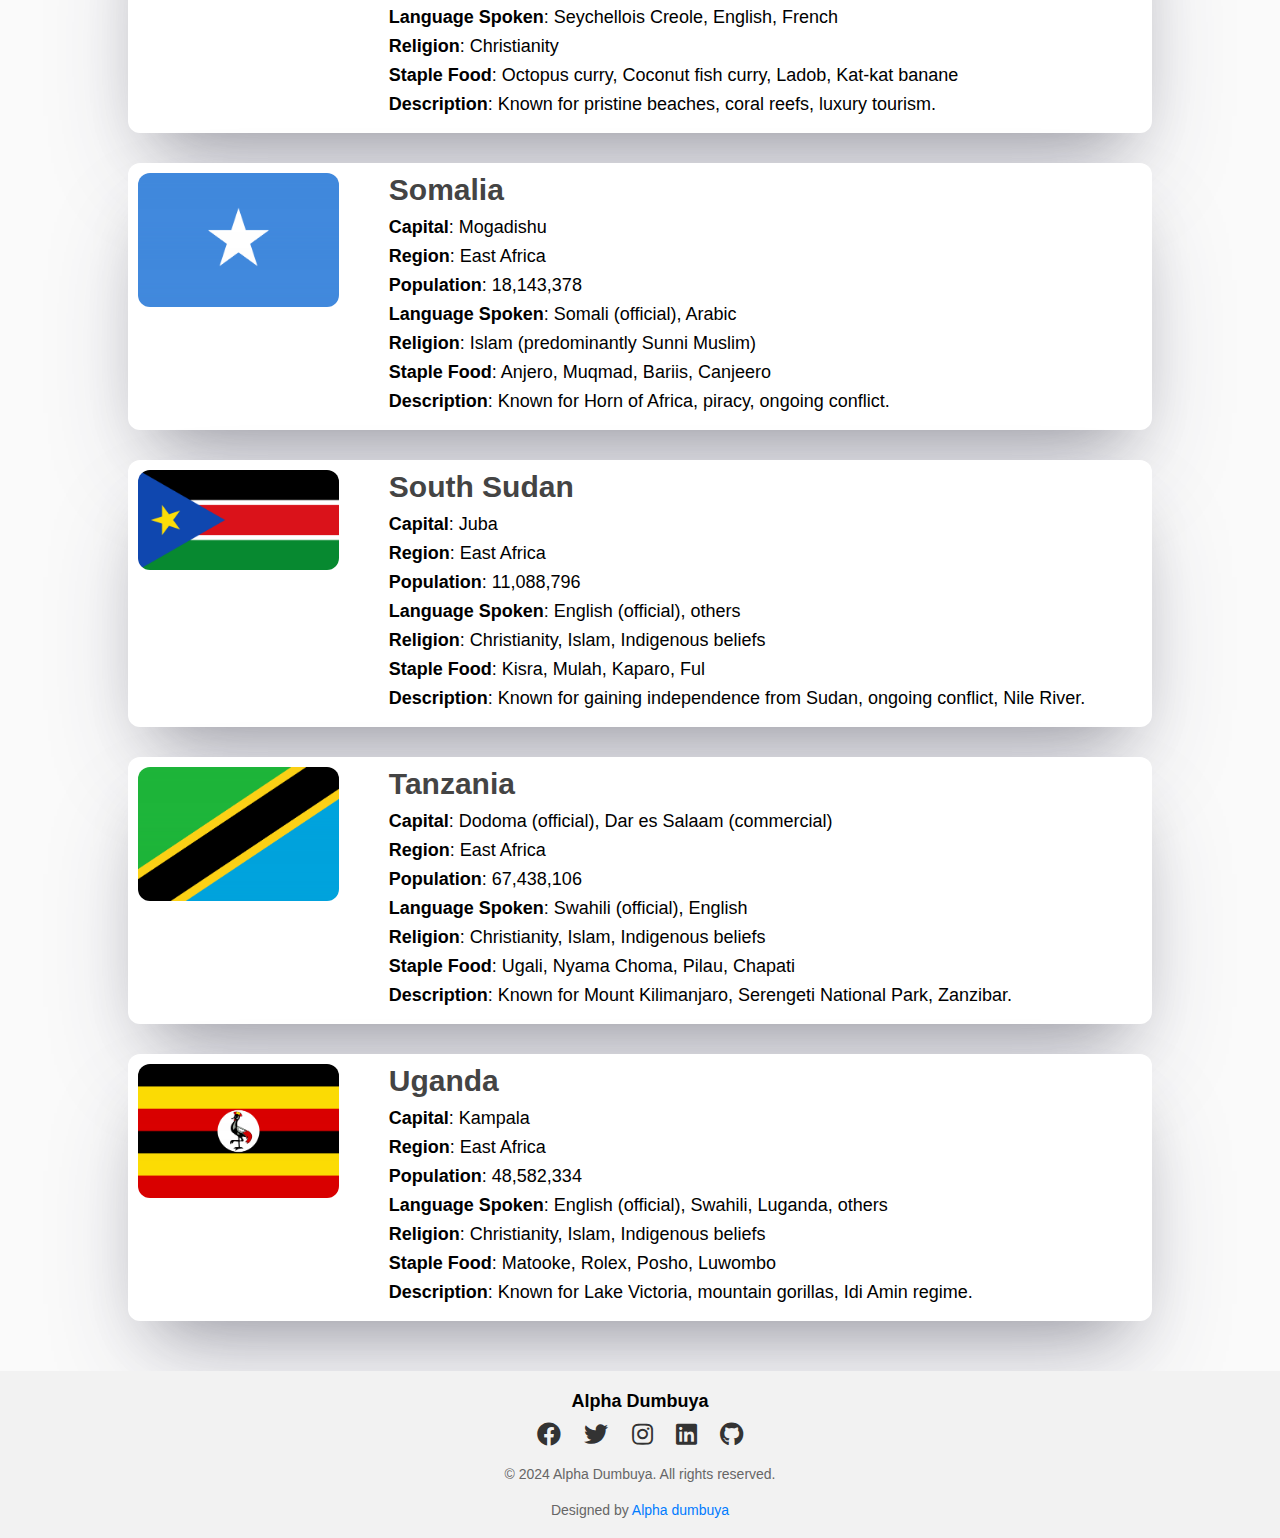
<file: eastAfrica.html>
<!DOCTYPE html>
<html lang="en">
<head>
    <link rel="stylesheet" href="main.css">
    <link rel="stylesheet" href="https://cdnjs.cloudflare.com/ajax/libs/font-awesome/5.15.4/css/all.min.css"/>
    <meta charset="UTF-8">
    <meta name="viewport" content="width=device-width, initial-scale=1.0">
    <title>Countries Tab | East Africa</title>
</head>
<body>
    <header>
        <h1>African Countries</h1>
    </header>
    <main>
    
        <section class="tabs">
            <ul>
                <li><a href="index.html">All Countries</a></a></li>
                <li><a href="centralAfrica.html">Central Africa</a></li>
                <li style="background: #b6b6b6;"><a href="eastAfrica.html">East Africa</a></li>
                <li><a href="southernAfrica.html">Southern Africa</a></li>
                <li><a href="northAfrica.html">North Africa</a></li>
                <li><a href="westAfrica.html">West Africa</a></li>
            </ul>
        </section>

        <div class="countries-wrapper"></div>
    </main>
    <footer>
        <h2>Alpha Dumbuya</h2>
        <div class="footer-icons">
           <!-- Facebook -->
   <a href="https://www.facebook.com/dumbuya.alpha.336"> <i class="fab fa-facebook"></i></a>

    <!-- Twitter -->
    <a href="https://mobile.twitter.com/AlphaDumbuya7"><i class="fab fa-twitter"></i></a>

    <!-- Instagram -->
   <a href="https://www.instagram.com/dumbuya.alpha.336/#"> <i class="fab fa-instagram"></i></a>

    <!-- LinkedIn -->
<a href="https://www.linkedin.com/in/dumbuya-alpha-622817197">    <i class="fab fa-linkedin"></i></a>

    <!-- GitHub -->
   <a href="https://github.com/AlphaDumbuya"> <i class="fab fa-github"></i></a>
        </div>
        <p>&copy; 2024 Alpha Dumbuya. All rights reserved.</p>
        <p>Designed by <a href="https://alpha-dumbuya.vercel.app/">Alpha dumbuya</a></p>
    </footer>
    <script src="./JS/eastAfrica.js"></script>
</body>
</html>
</file>
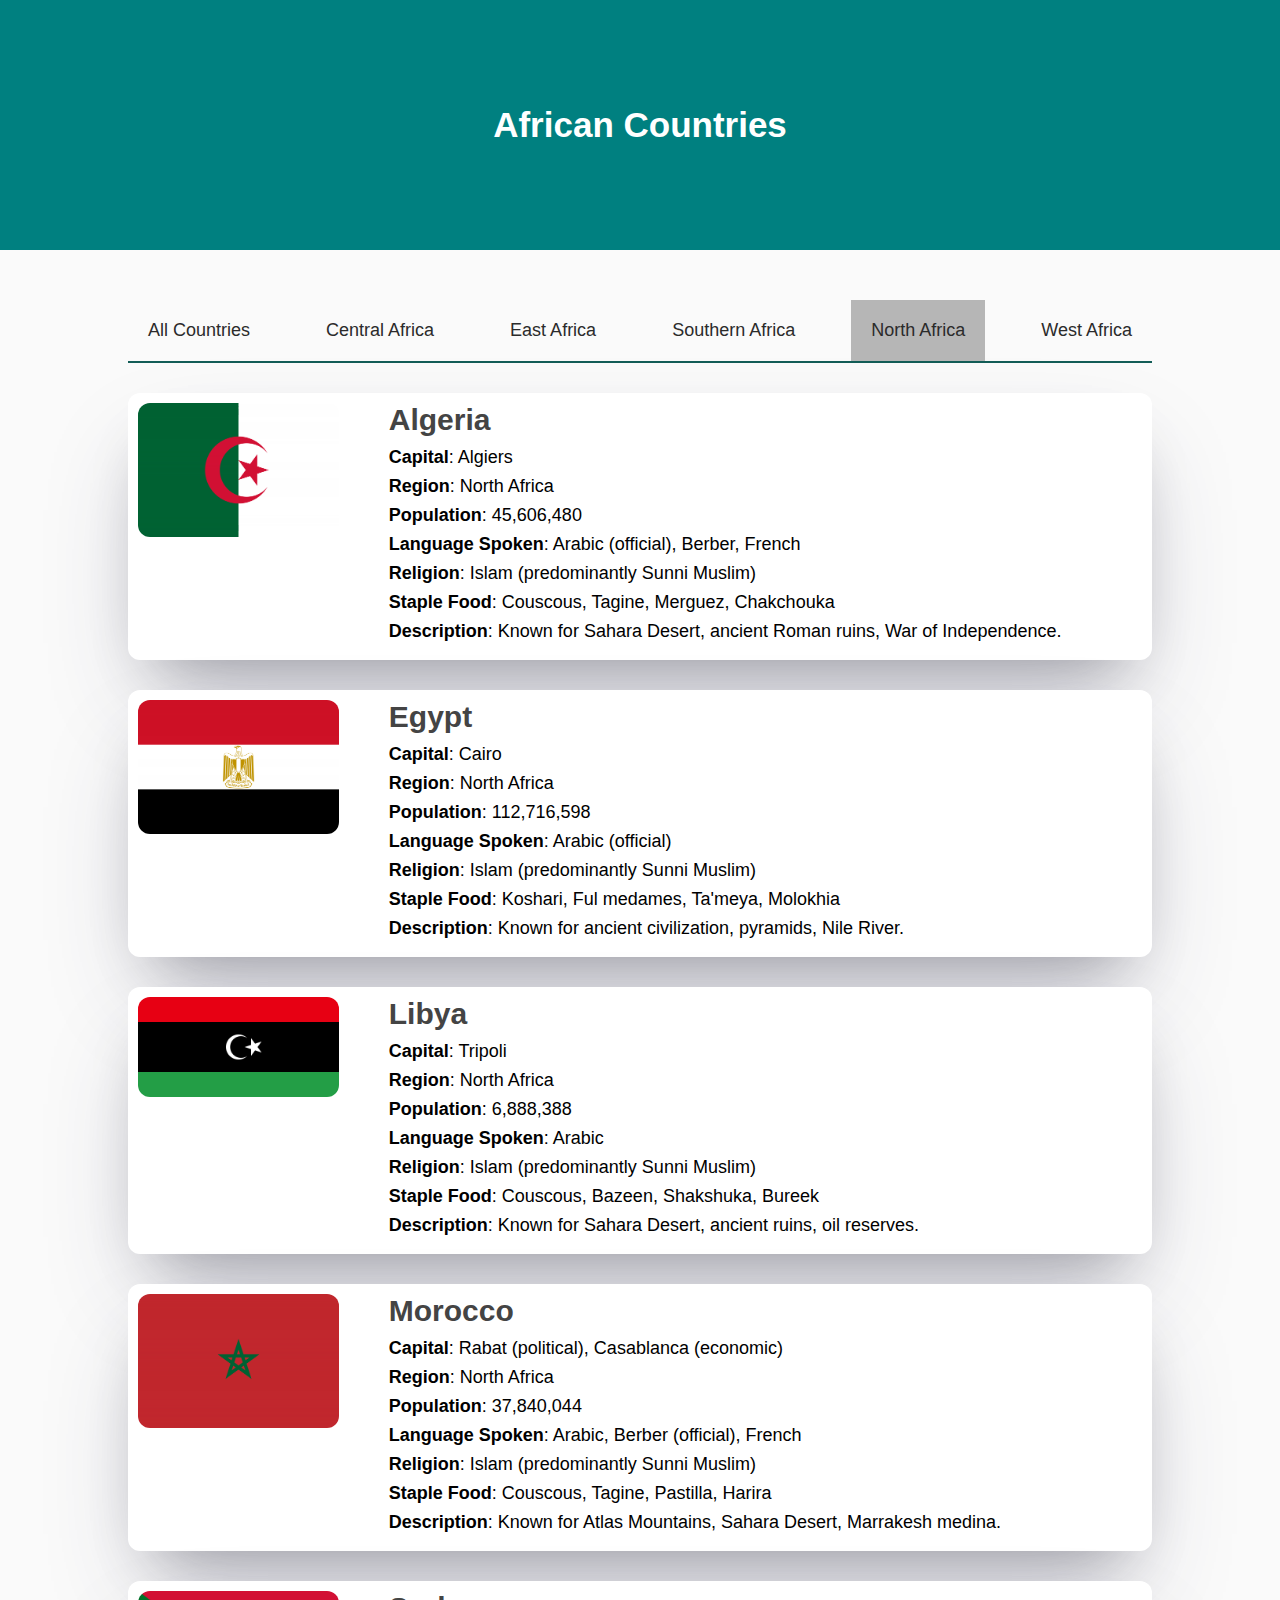
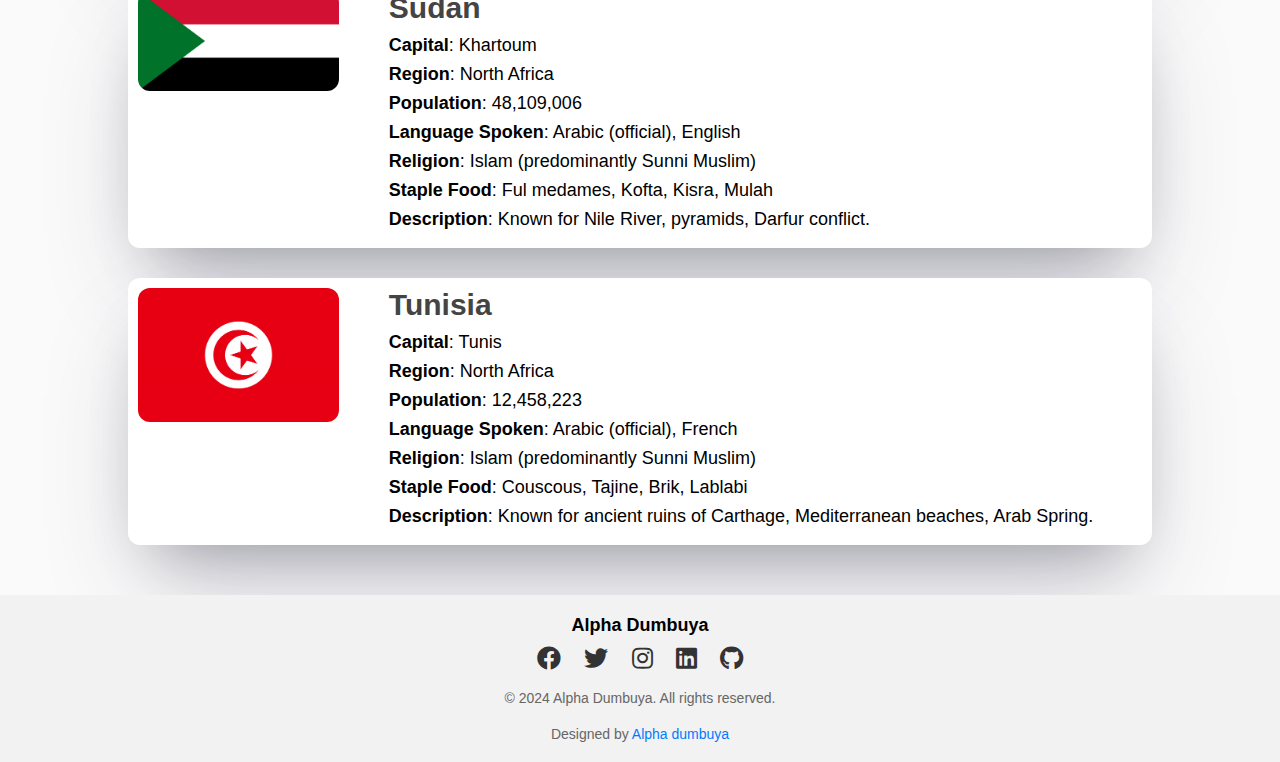
<file: northAfrica.html>
<!DOCTYPE html>
<html lang="en">
<head>
    <link rel="stylesheet" href="main.css">
    <link rel="stylesheet" href="https://cdnjs.cloudflare.com/ajax/libs/font-awesome/5.15.4/css/all.min.css"/>
    <meta charset="UTF-8">
    <meta name="viewport" content="width=device-width, initial-scale=1.0">
    <title>Countries Tab | North Africa</title>
</head>
<body>
    <header>
        <h1>African Countries</h1>
    </header>
    <main>
    
        <section class="tabs">
            <ul>
                <li><a href="index.html">All Countries</a></a></li>
                <li><a href="centralAfrica.html">Central Africa</a></li>
                <li><a href="eastAfrica.html">East Africa</a></li>
                <li><a href="southernAfrica.html">Southern Africa</a></li>
                <li  style="background: #b6b6b6;"><a href="northAfrica.html">North Africa</a></li>
                <li><a href="westAfrica.html">West Africa</a></li>
            </ul>
        </section>

        <div class="countries-wrapper"></div>
    </main>
    <footer>
        <h2>Alpha Dumbuya</h2>
        <div class="footer-icons">
           <!-- Facebook -->
   <a href="https://www.facebook.com/dumbuya.alpha.336"> <i class="fab fa-facebook"></i></a>

    <!-- Twitter -->
    <a href="https://mobile.twitter.com/AlphaDumbuya7"><i class="fab fa-twitter"></i></a>

    <!-- Instagram -->
   <a href="https://www.instagram.com/dumbuya.alpha.336/#"> <i class="fab fa-instagram"></i></a>

    <!-- LinkedIn -->
<a href="https://www.linkedin.com/in/dumbuya-alpha-622817197">    <i class="fab fa-linkedin"></i></a>

    <!-- GitHub -->
   <a href="https://github.com/AlphaDumbuya"> <i class="fab fa-github"></i></a>
        </div>
        <p>&copy; 2024 Alpha Dumbuya. All rights reserved.</p>
        <p>Designed by <a href="https://alpha-dumbuya.vercel.app/">Alpha dumbuya</a></p>
    </footer>
    <script src="./JS/northAfrica.js"></script>
</body>
</html>
</file>
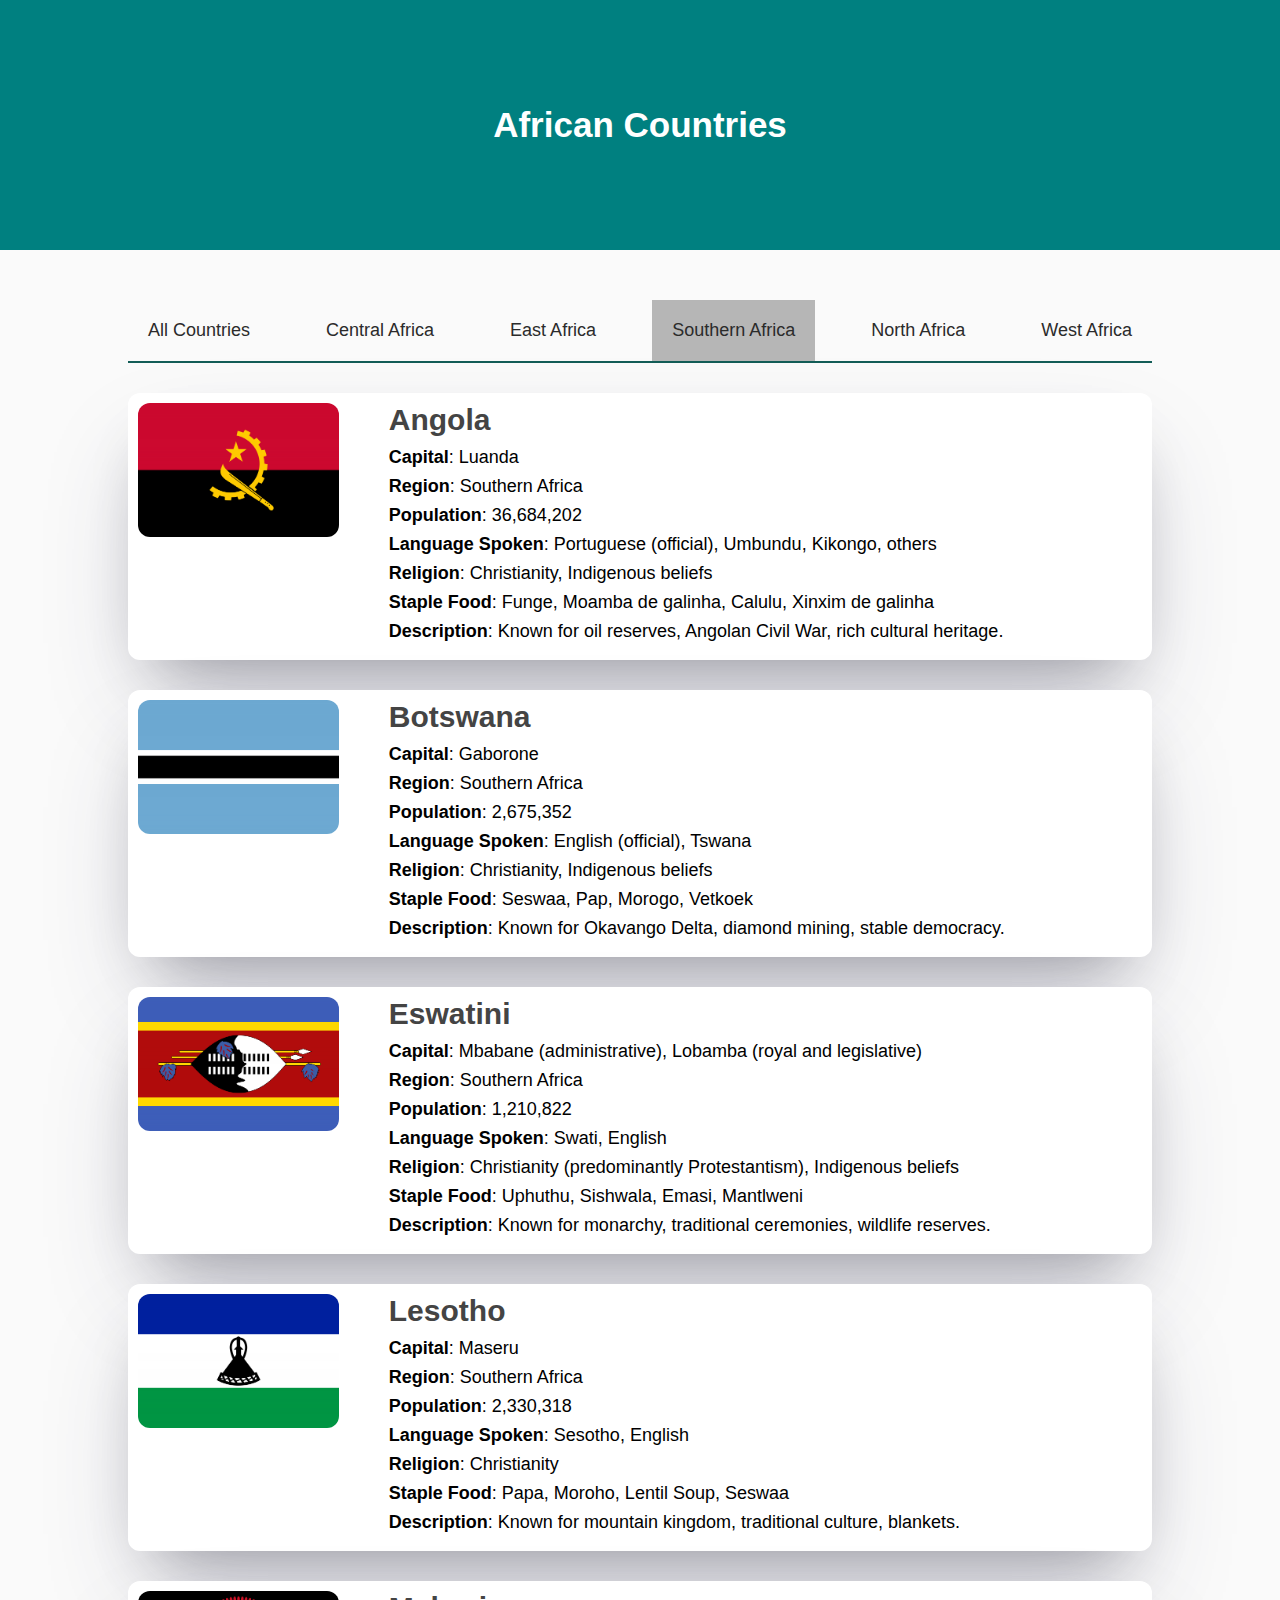
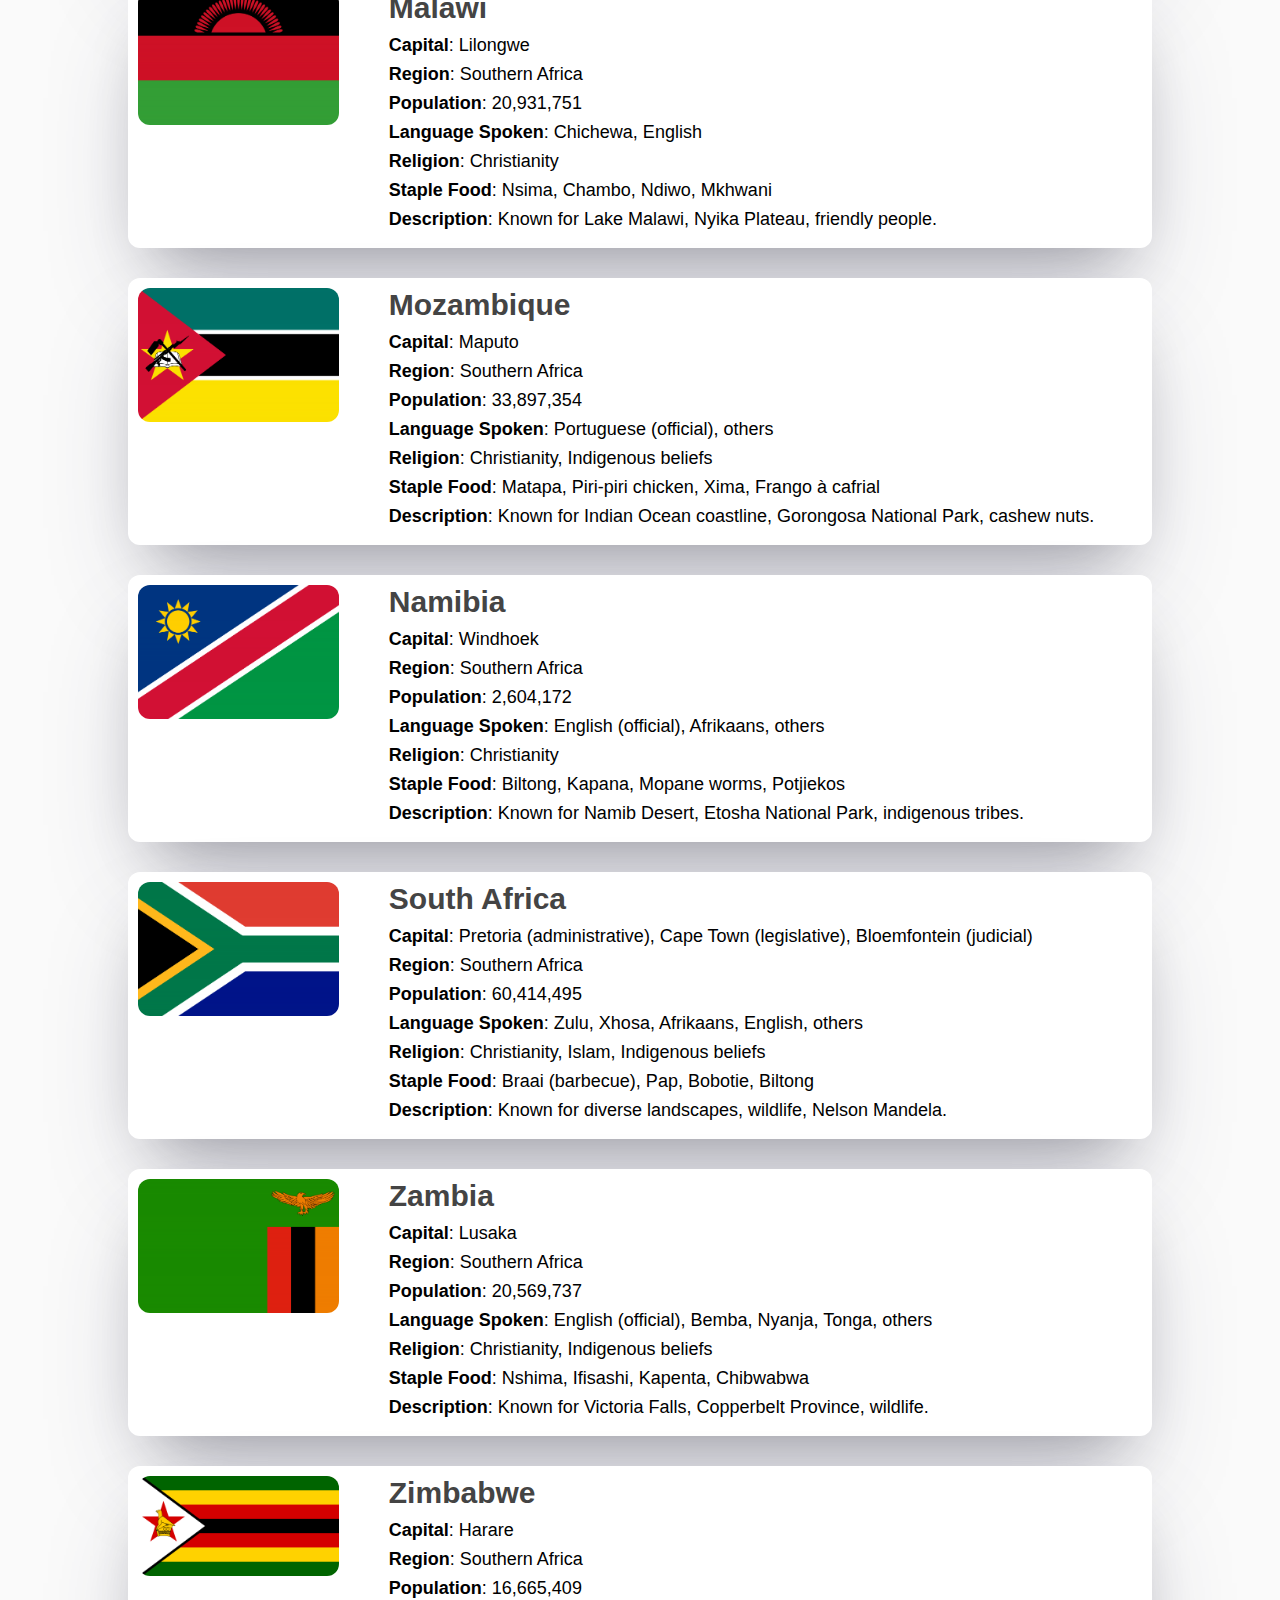
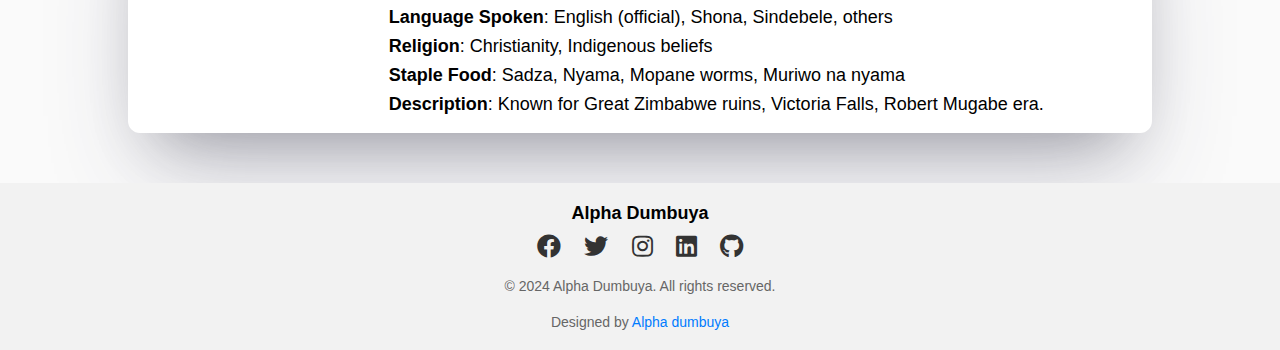
<file: southernAfrica.html>
<!DOCTYPE html>
<html lang="en">
<head>
    <link rel="stylesheet" href="main.css">
    <link rel="stylesheet" href="https://cdnjs.cloudflare.com/ajax/libs/font-awesome/5.15.4/css/all.min.css"/>
    <meta charset="UTF-8">
    <meta name="viewport" content="width=device-width, initial-scale=1.0">
    <title>Countries Tab | Southern Africa</title>
</head>
<body>
    <header>
        <h1>African Countries</h1>
    </header>
    <main>
    
        <section class="tabs">
            <ul>
                <li><a href="index.html">All Countries</a></a></li>
                <li><a href="centralAfrica.html">Central Africa</a></li>
                <li><a href="eastAfrica.html">East Africa</a></li>
                <li style="background: #b6b6b6;"><a href="southernAfrica.html">Southern Africa</a></li>
                <li  ><a href="northAfrica.html">North Africa</a></li>
                <li><a href="westAfrica.html">West Africa</a></li>
            </ul>
        </section>

        <div class="countries-wrapper"></div>
    </main>
    <footer>
        <h2>Alpha Dumbuya</h2>
        <div class="footer-icons">
           <!-- Facebook -->
   <a href="https://www.facebook.com/dumbuya.alpha.336"> <i class="fab fa-facebook"></i></a>

    <!-- Twitter -->
    <a href="https://mobile.twitter.com/AlphaDumbuya7"><i class="fab fa-twitter"></i></a>

    <!-- Instagram -->
   <a href="https://www.instagram.com/dumbuya.alpha.336/#"> <i class="fab fa-instagram"></i></a>

    <!-- LinkedIn -->
<a href="https://www.linkedin.com/in/dumbuya-alpha-622817197">    <i class="fab fa-linkedin"></i></a>

    <!-- GitHub -->
   <a href="https://github.com/AlphaDumbuya"> <i class="fab fa-github"></i></a>
        </div>
        <p>&copy; 2024 Alpha Dumbuya. All rights reserved.</p>
        <p>Designed by <a href="https://alpha-dumbuya.vercel.app/">Alpha dumbuya</a></p>
    </footer>
    <script src="./JS/southernAfrica.js"></script>
</body>
</html>
</file>
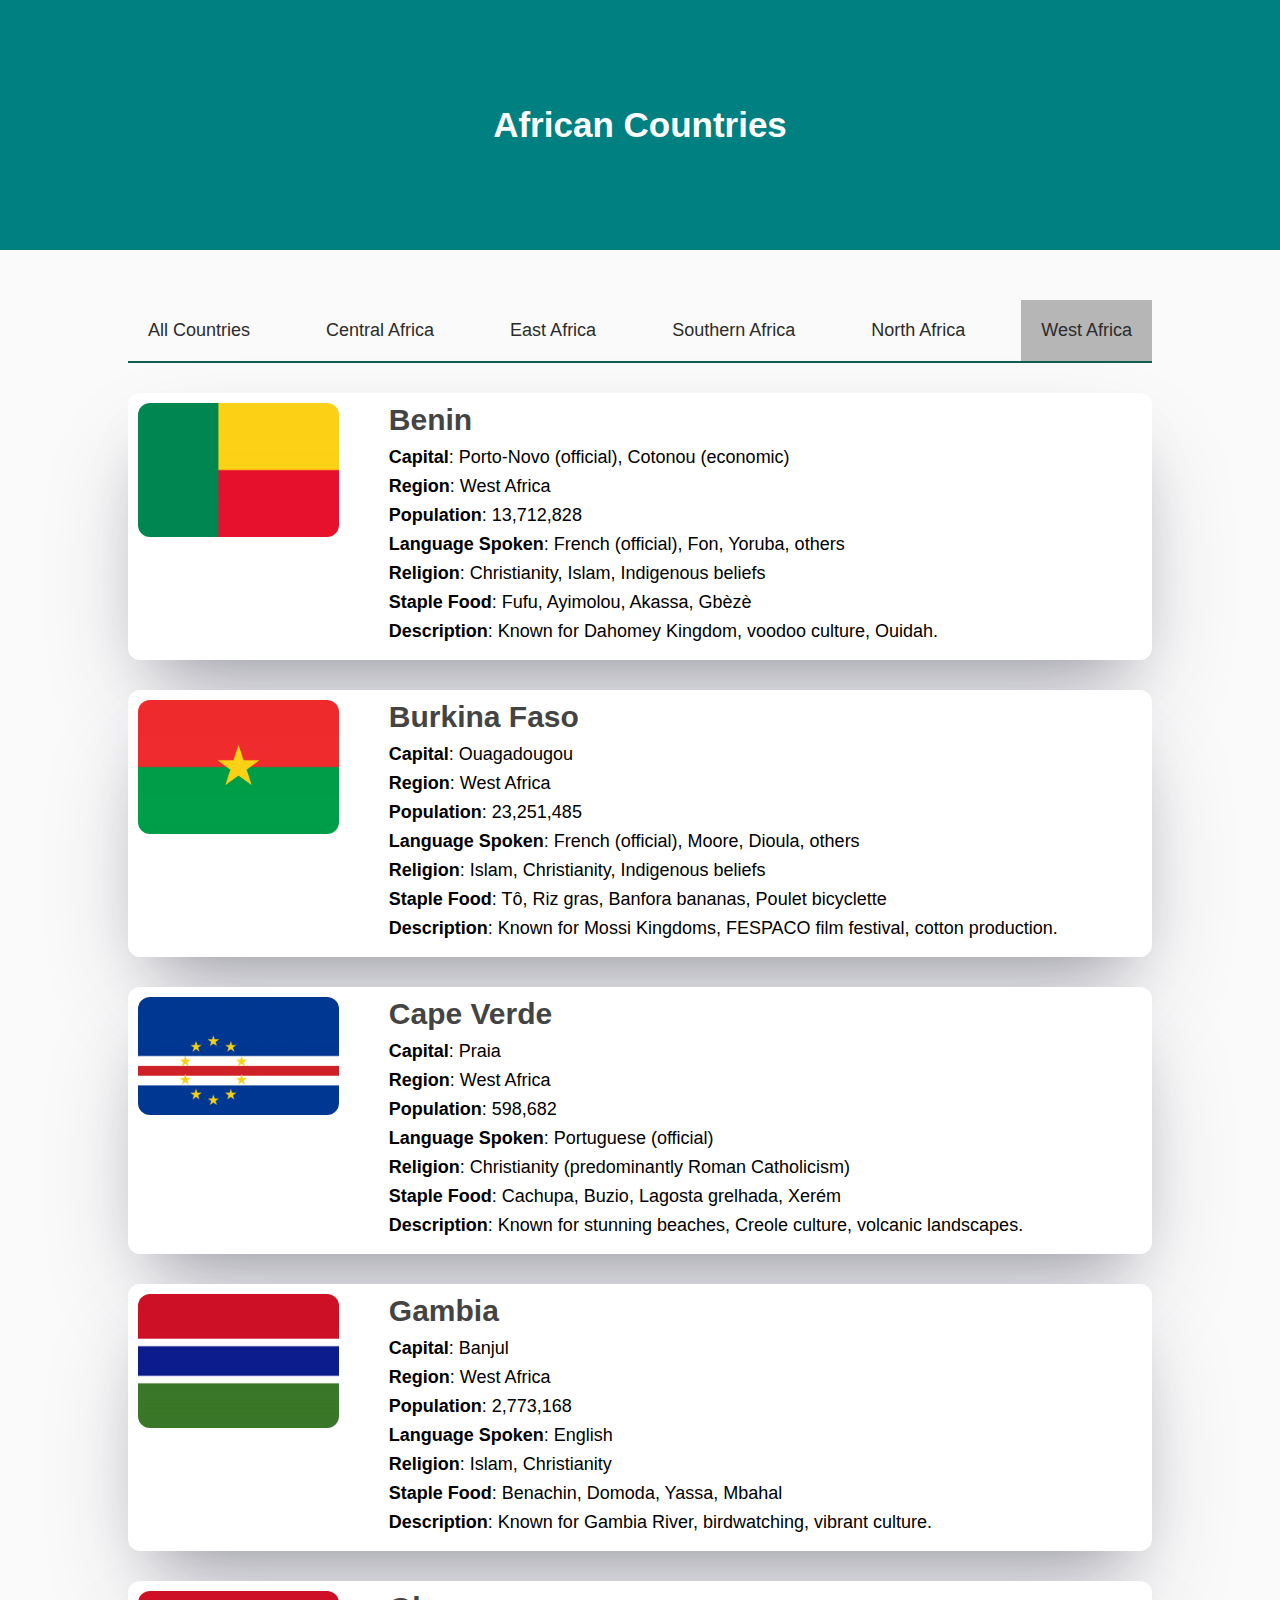
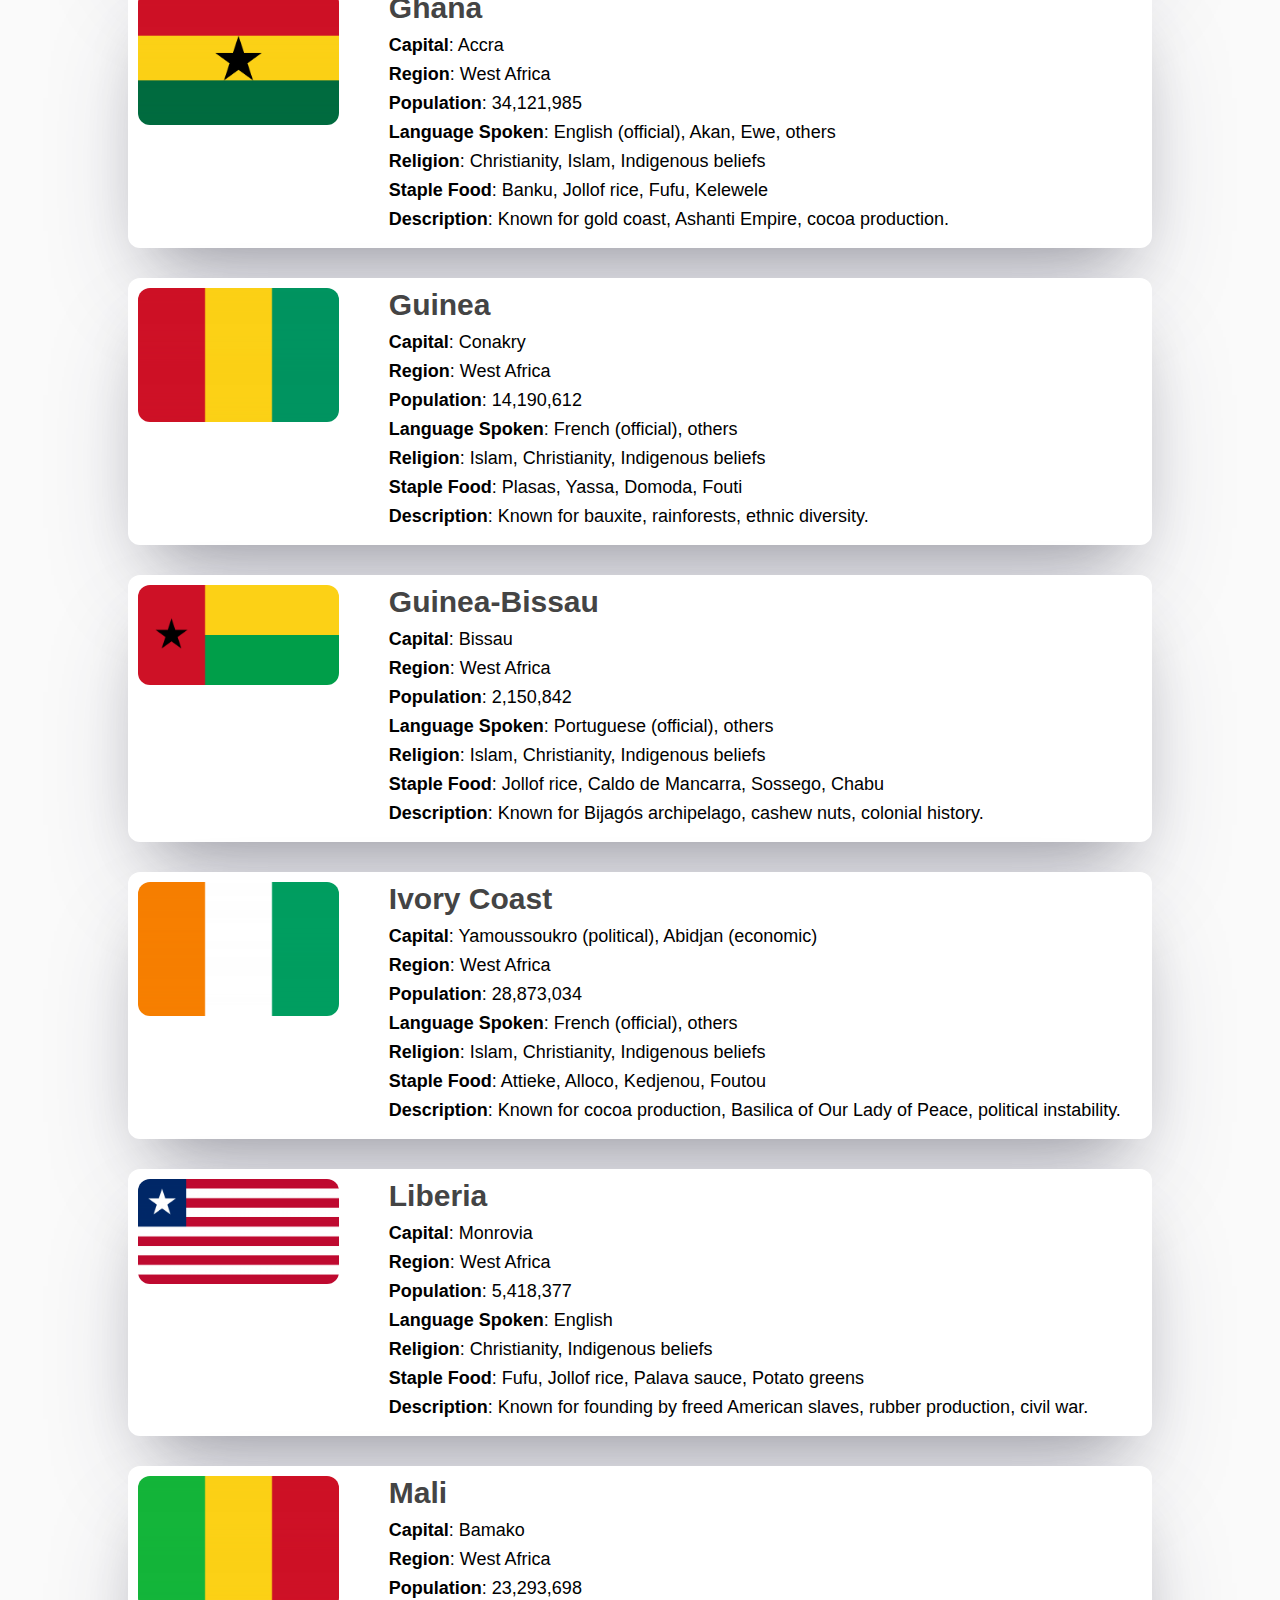
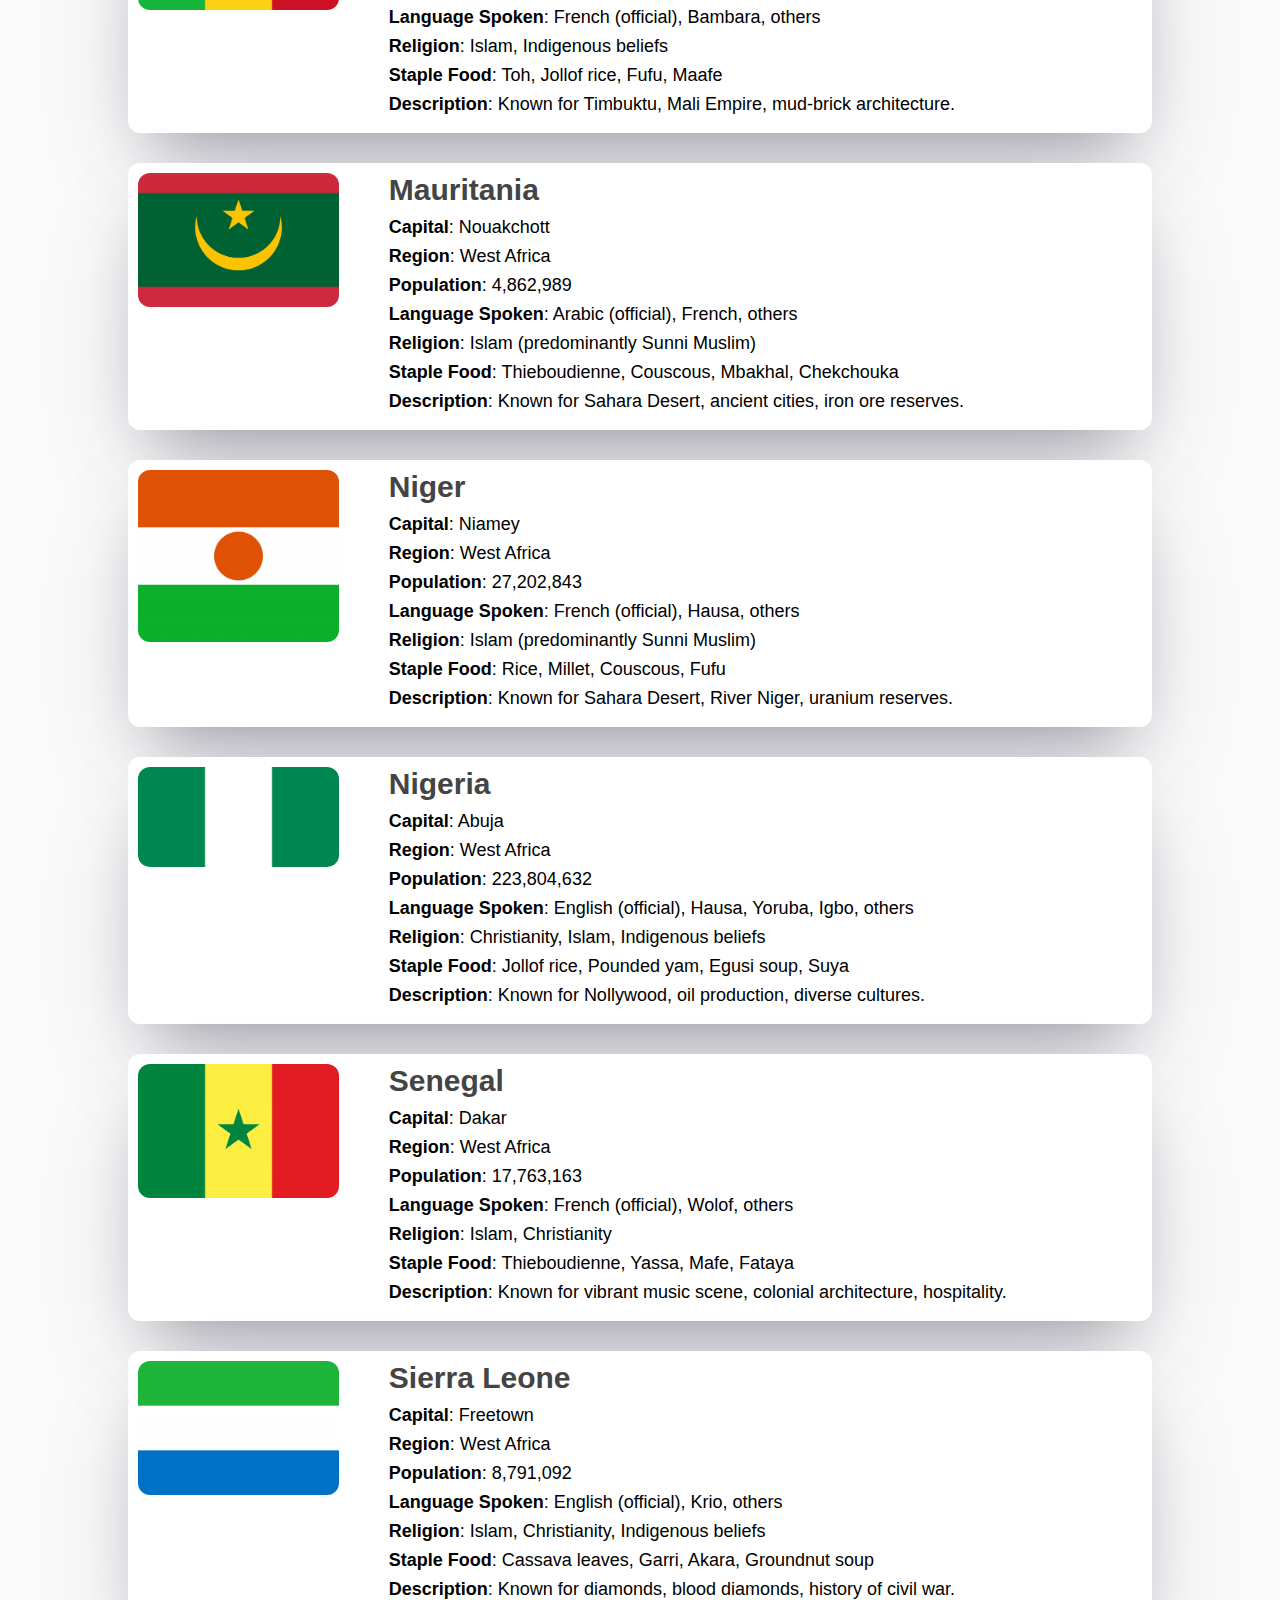
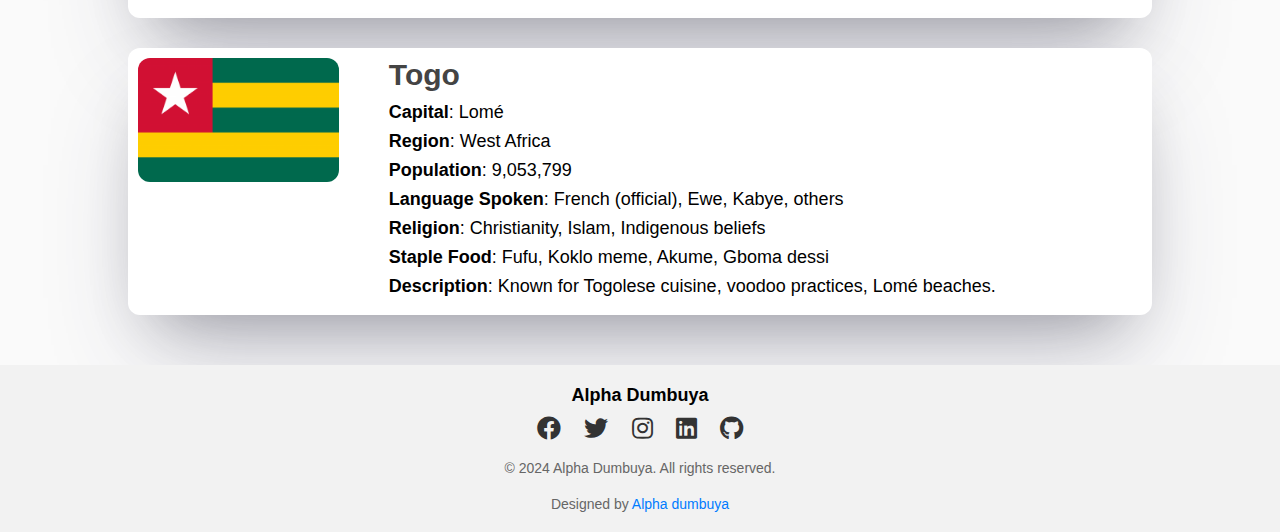
<file: westAfrica.html>
<!DOCTYPE html>
<html lang="en">
<head>
    <link rel="stylesheet" href="main.css">
    <link rel="stylesheet" href="https://cdnjs.cloudflare.com/ajax/libs/font-awesome/5.15.4/css/all.min.css"/>
    <meta charset="UTF-8">
    <meta name="viewport" content="width=device-width, initial-scale=1.0">
    <title>Countries Tab | West Africa</title>
</head>
<body>
    <header>
        <h1>African Countries</h1>
    </header>
    <main>
    
        <section class="tabs">
            <ul>
                <li><a href="index.html">All Countries</a></a></li>
                <li><a href="centralAfrica.html">Central Africa</a></li>
                <li><a href="eastAfrica.html">East Africa</a></li>
                <li><a href="southernAfrica.html">Southern Africa</a></li>
                <li  ><a href="northAfrica.html">North Africa</a></li>
                <li style="background: #b6b6b6;"><a href="westAfrica.html">West Africa</a></li>
            </ul>
        </section>

        <div class="countries-wrapper"></div>
    </main>
    <footer>
        <h2>Alpha Dumbuya</h2>
        <div class="footer-icons">
           <!-- Facebook -->
   <a href="https://www.facebook.com/dumbuya.alpha.336"> <i class="fab fa-facebook"></i></a>

    <!-- Twitter -->
    <a href="https://mobile.twitter.com/AlphaDumbuya7"><i class="fab fa-twitter"></i></a>

    <!-- Instagram -->
   <a href="https://www.instagram.com/dumbuya.alpha.336/#"> <i class="fab fa-instagram"></i></a>

    <!-- LinkedIn -->
<a href="https://www.linkedin.com/in/dumbuya-alpha-622817197">    <i class="fab fa-linkedin"></i></a>

    <!-- GitHub -->
   <a href="https://github.com/AlphaDumbuya"> <i class="fab fa-github"></i></a>
        </div>
        <p>&copy; 2024 Alpha Dumbuya. All rights reserved.</p>
        <p>Designed by <a href="https://alpha-dumbuya.vercel.app/">Alpha dumbuya</a></p>
    </footer>
    <script src="./JS/westAfrica.js"></script>
</body>
</html>
</file>
<file: main.css>
* {
    margin: 0;
    padding: 0;
    box-sizing: border-box;
}

body {
    font-family: 'Segoe UI', Tahoma, Geneva, Verdana, sans-serif;
    font-size: 12px;
    background: #fafafa; 
   
}

header {
    width: 100%;
    height: 250px;
    background-color:teal;
    color: #fff;
    display: flex;
    align-items: center;
    justify-content: center;
}

header h1 {
    text-align: center;
    padding: 20px 0;
    font-size: 35px;
    font-weight: bold;
}

main {
    width: 80%;
    margin: 50px auto;
}

main .tabs {
    border-bottom: 2px solid #135d57;
    margin-bottom: 30px;
    width: 100%;
    display: flex;
    align-items: center;
    overflow-x: auto; 
}

main .tabs ul {
    width: 100%;
    display: flex;
    justify-content: space-between;
}

main .tabs ul li {
    list-style: none;
    display: flex;
    padding: 20px;
}

main .tabs ul li a {
    text-decoration: none;
    font-size: 18px;
    font-weight: 400;
    color: #2b2b2b;
}

main .tabs ul li a:hover {
    color: #fff;
}

main .tabs ul li:hover {
    background: #b6b6b6;
}


.countries {
    width: 100%;
    background-color: #fff;
    border-radius: 12px;
    display: flex;
    padding: 10px;
    margin-bottom: 30px;
    box-shadow: rgba(50, 50, 93, 0.25) 0px 50px 100px -20px, rgba(0, 0, 0, 0.3) 0px 30px 60px -30px;
    flex-wrap: wrap; 
    
}

.countries .countryImg {
    width: 20%;
    margin-right: 50px;
}

.countries .countryImg img {
    border-radius: 12px;
    width: 100%; 
}

.countries h2 {
    color: #444;
    font-size: 30px;
    width: 100%; 
    margin-bottom: 10px;
}

.countries ul {
    width: 100%; 
}

.countries ul li {
    list-style: none;
    margin-bottom: 8px;
    font-size: 18px;
    width: 100%; 
}
footer {
    background-color: #f2f2f2;
    padding: 20px;
    text-align: center;
}

.footer-icons {
    margin-top: 10px;
}

.footer-icons i {
    font-size: 24px;
    margin: 0 10px;
    color: #333;
}

.footer-icons i:hover {
    color: #007bff;
}

footer p {
    font-size: 14px;
    color: #666;
    margin-top: 20px;
}

footer p a {
    color: #007bff;
    text-decoration: none;
}



/* Tablet Styles (up to 768px) */
@media only screen and (max-width: 768px) {
    header {
        height: 150px;
    }
    header h1 {
        font-size: 28px;
    }
    main {
        width: 90%;
    }
    .countries .countryImg {
        width: 30%;
        margin-right: 20px;
    }
    .countries h2 {
        font-size: 24px;
    }
}

/* Mobile Styles (up to 576px) */
@media only screen and (max-width: 576px) {
    body{
        font-size: 12px;
    }
    header {
        height: 100px;
    }
    header h1 {
        font-size: 24px;
    }
    main {
        width: 100%;
    }
    .tabs ul {
        flex-direction: column;
        
    }
    .tabs ul li {
        padding: 10px;
    }

   
    .countries {
        width: 90%;
        border-radius: 12px;
        display: flex;
        padding: 10px;
        margin: 40px 20px;
    }
    
    .countries .countryImg {
        width: 100%;
        margin-right: 10px;
        padding: 7px 15px;
    
    }
    .countries h2 {
        font-size: 25px;
        padding: 10px;
        color: #555;
    }

    .footer-icons i {
        font-size: 20px;
    }

    footer p {
        font-size: 12px;
    }
}
</file>
